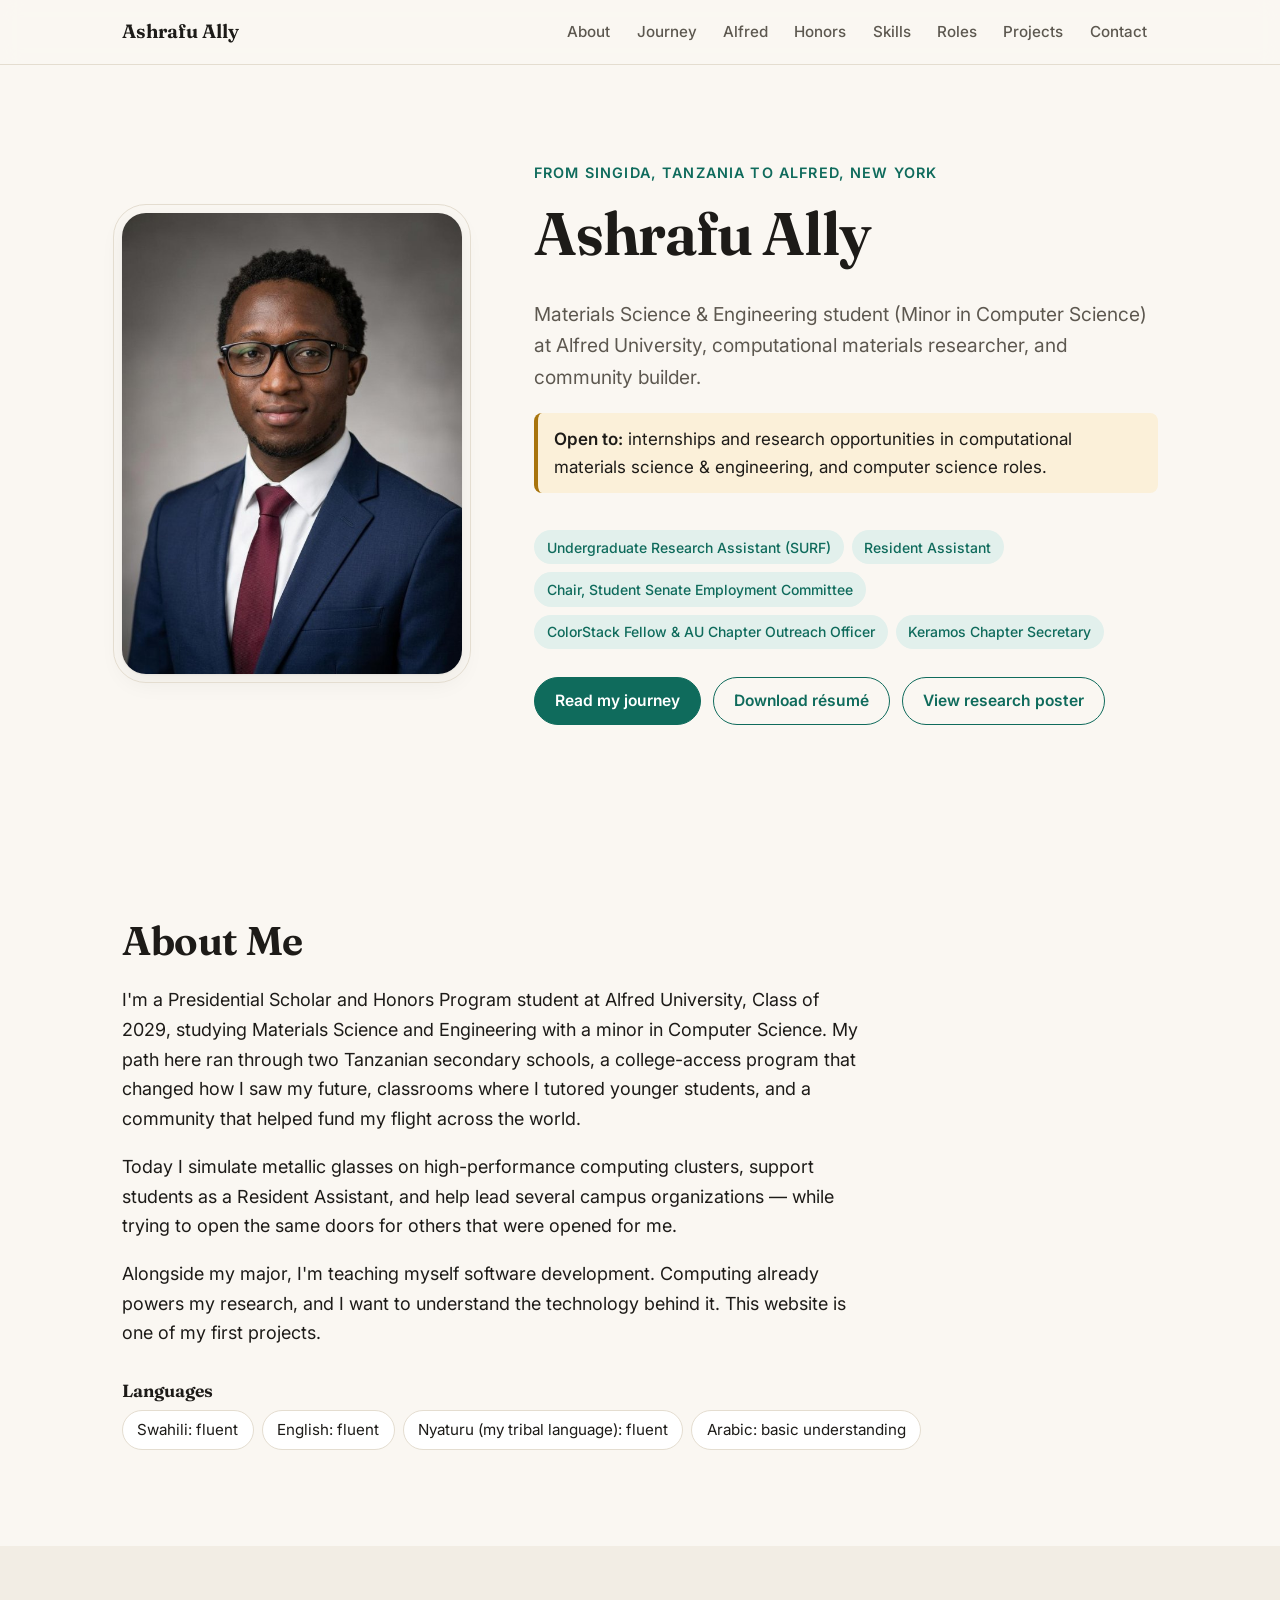
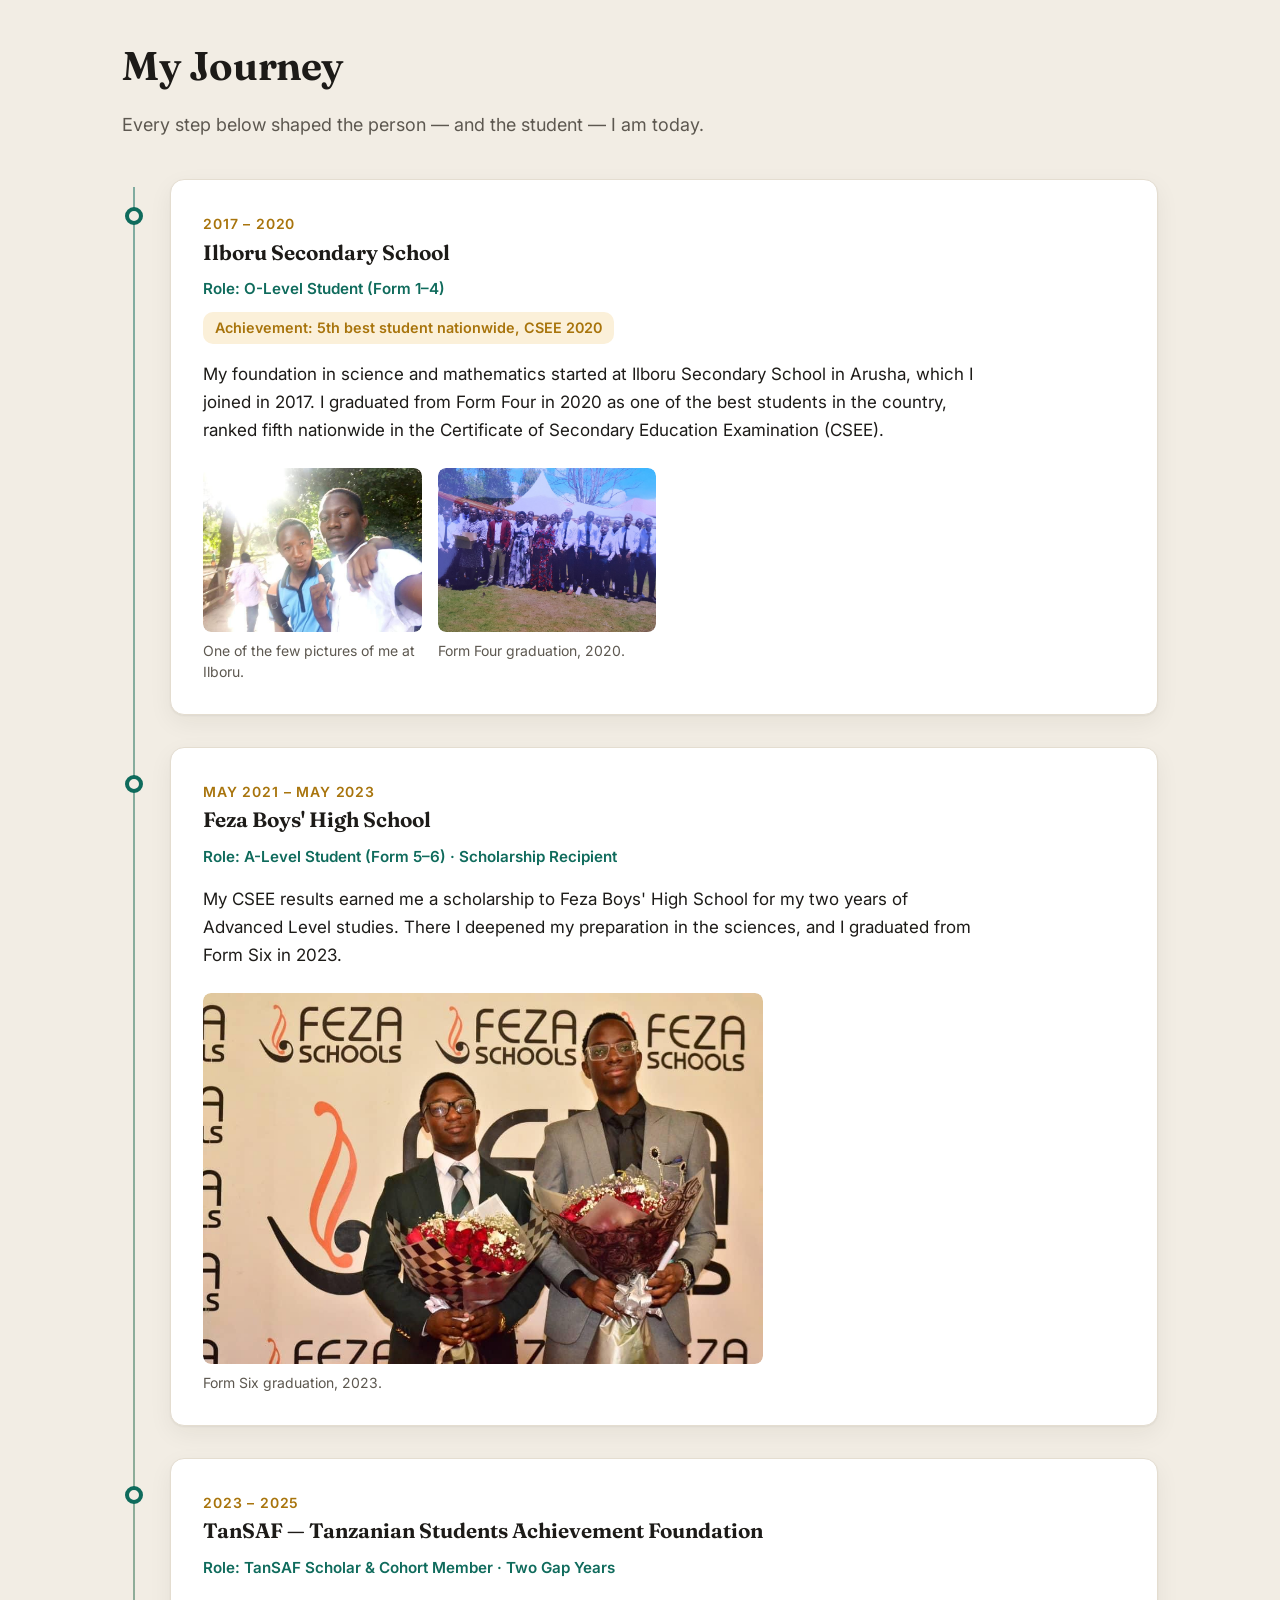
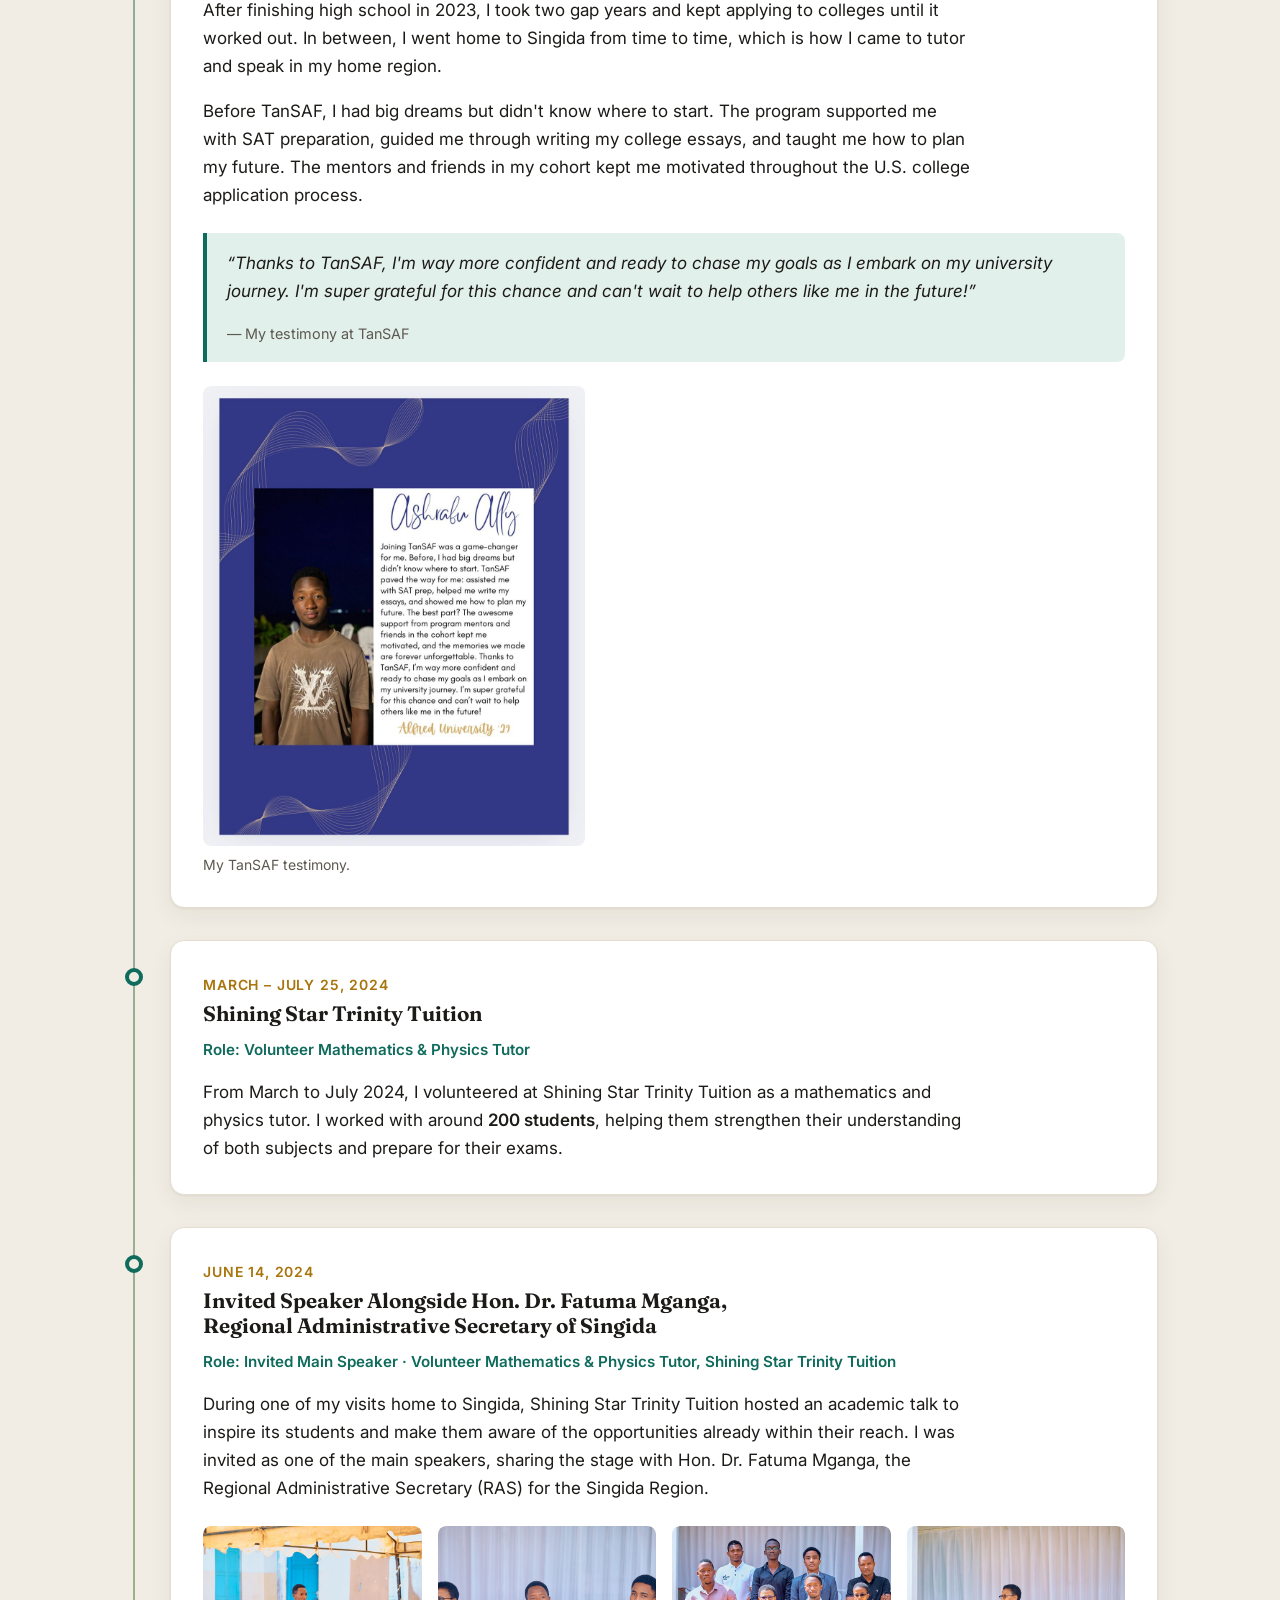
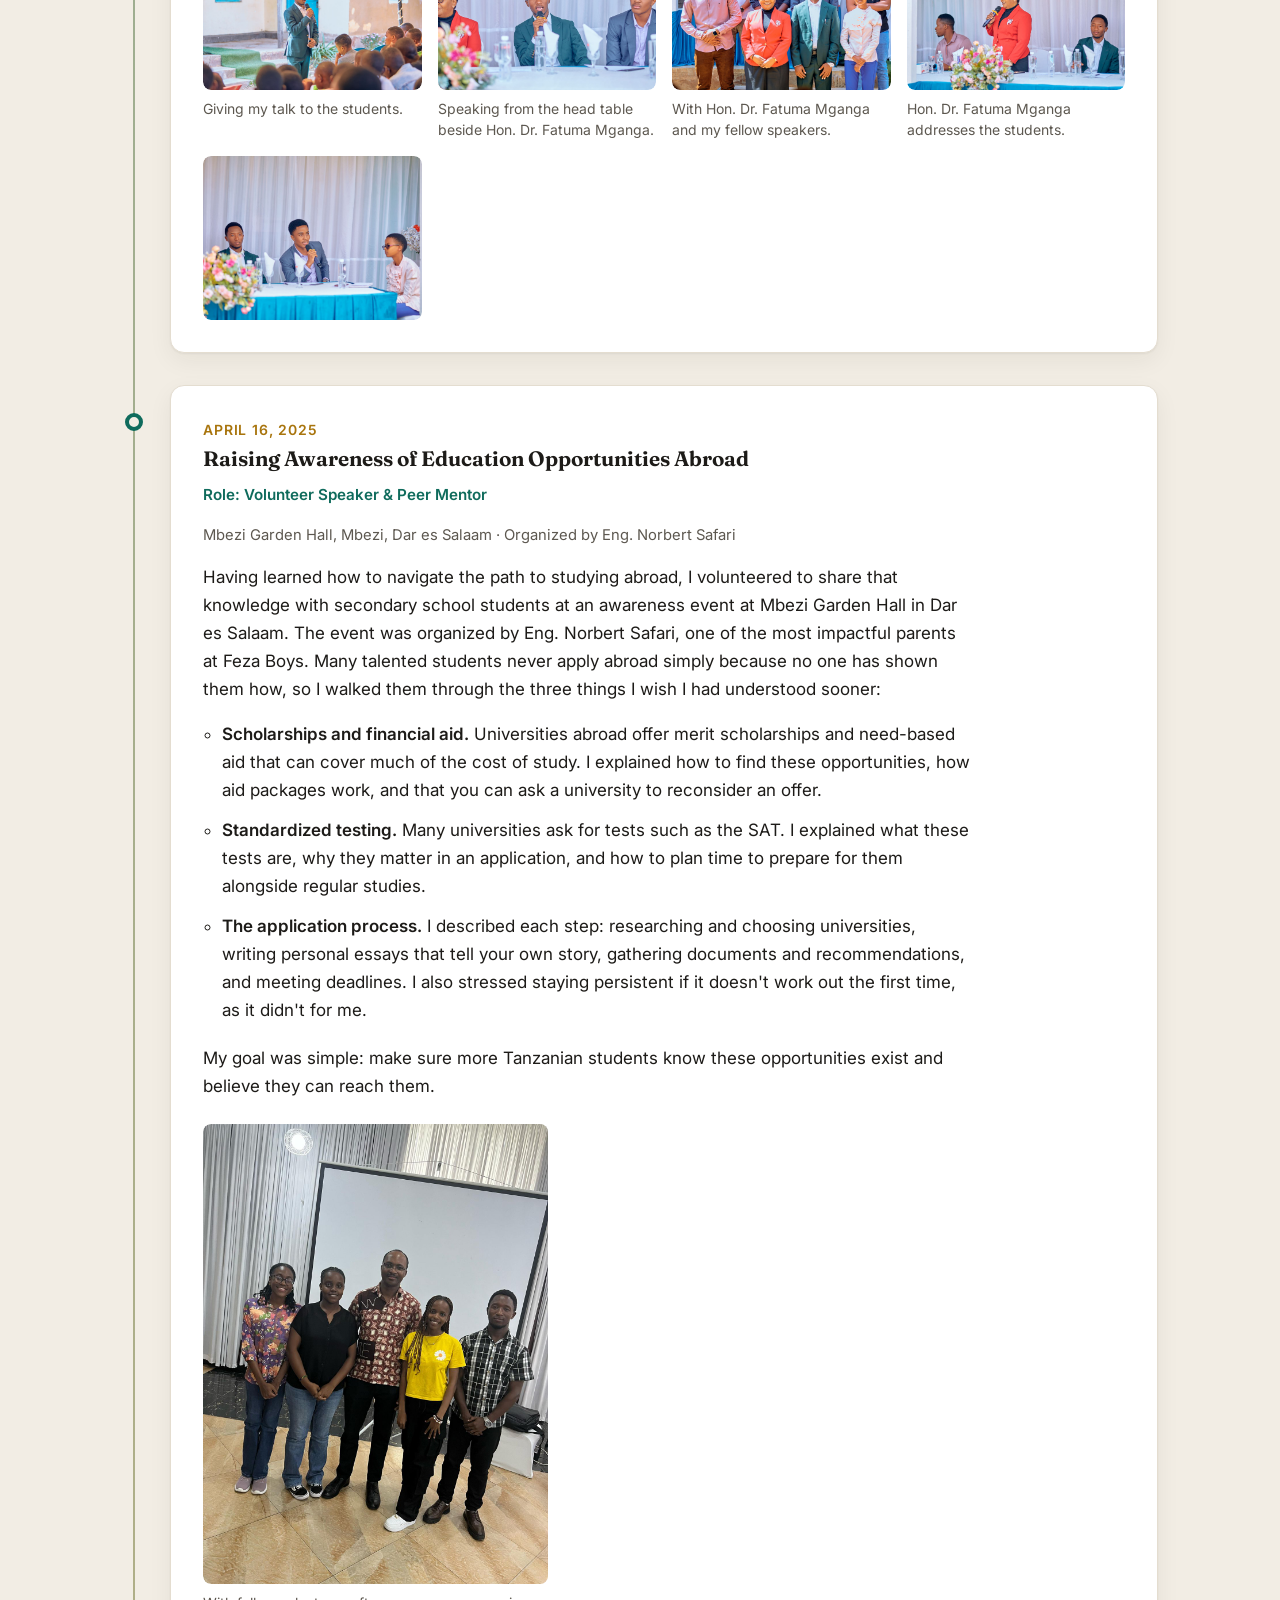
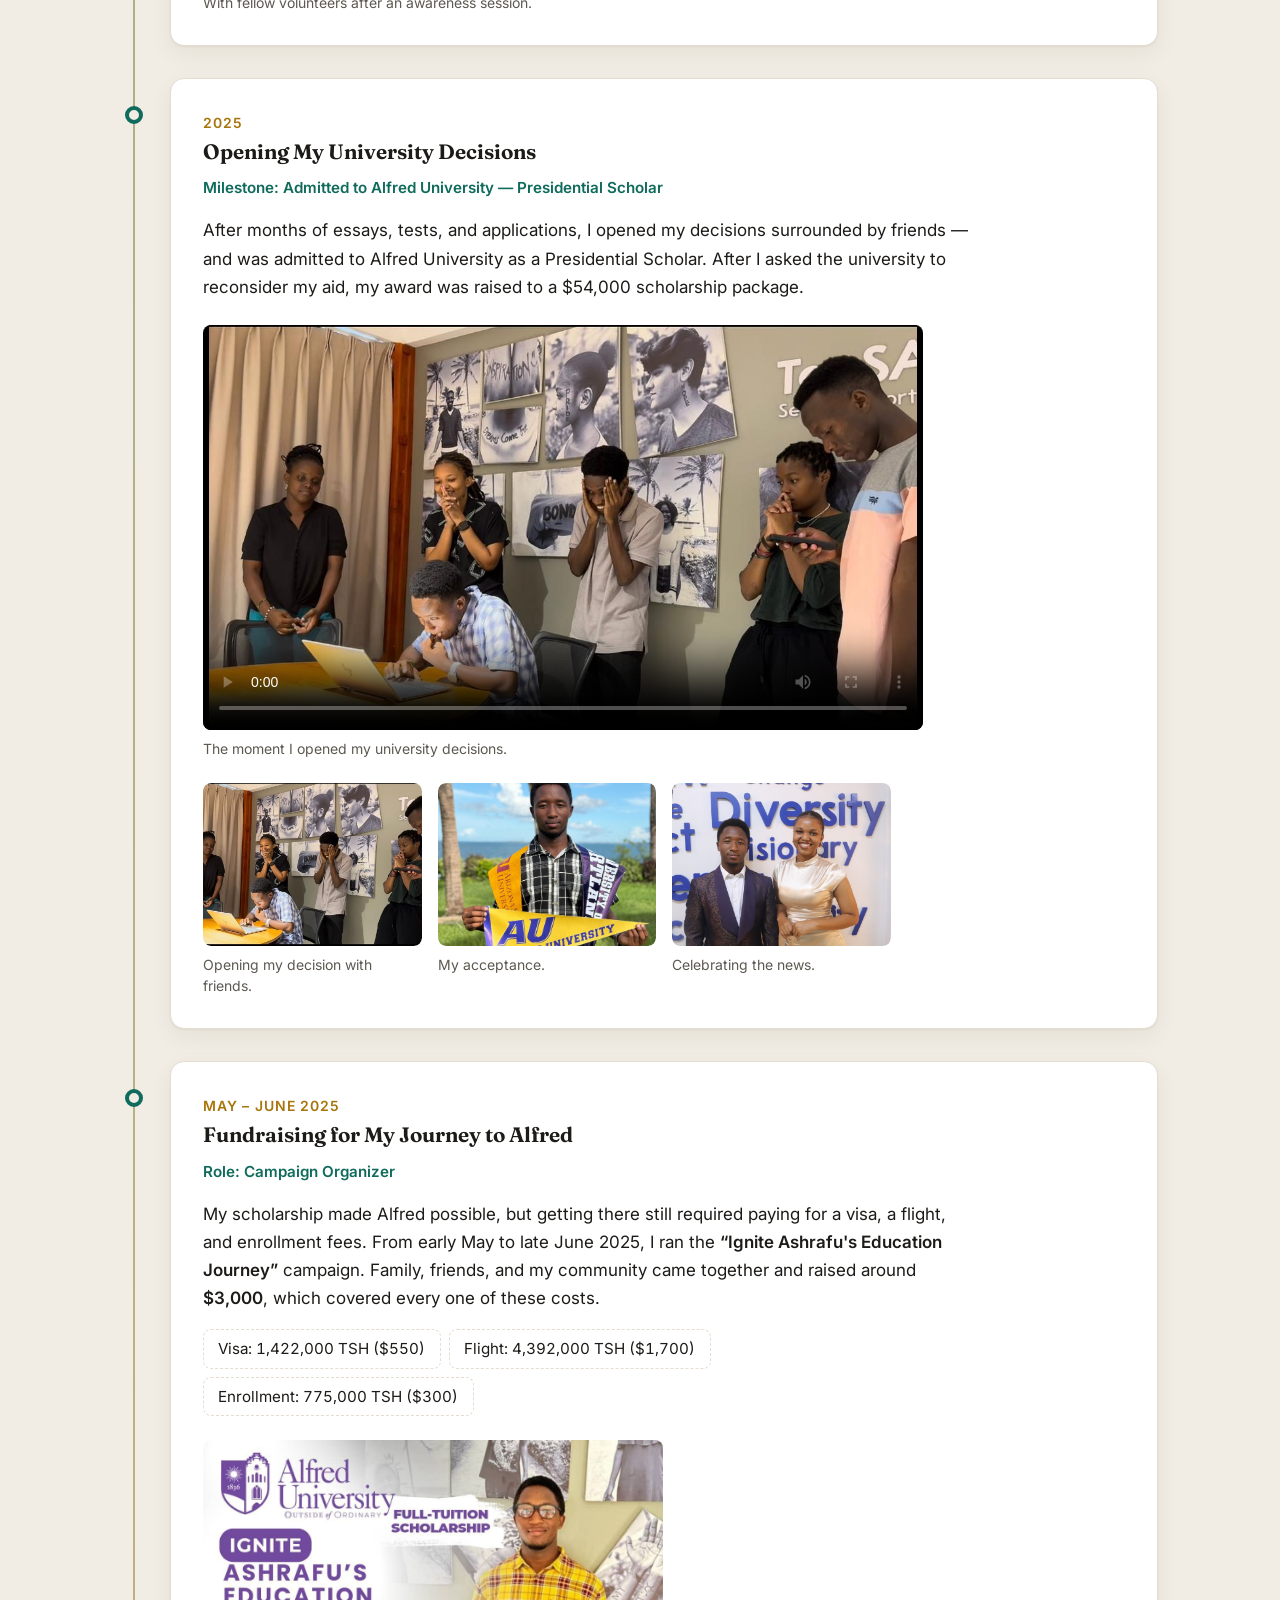
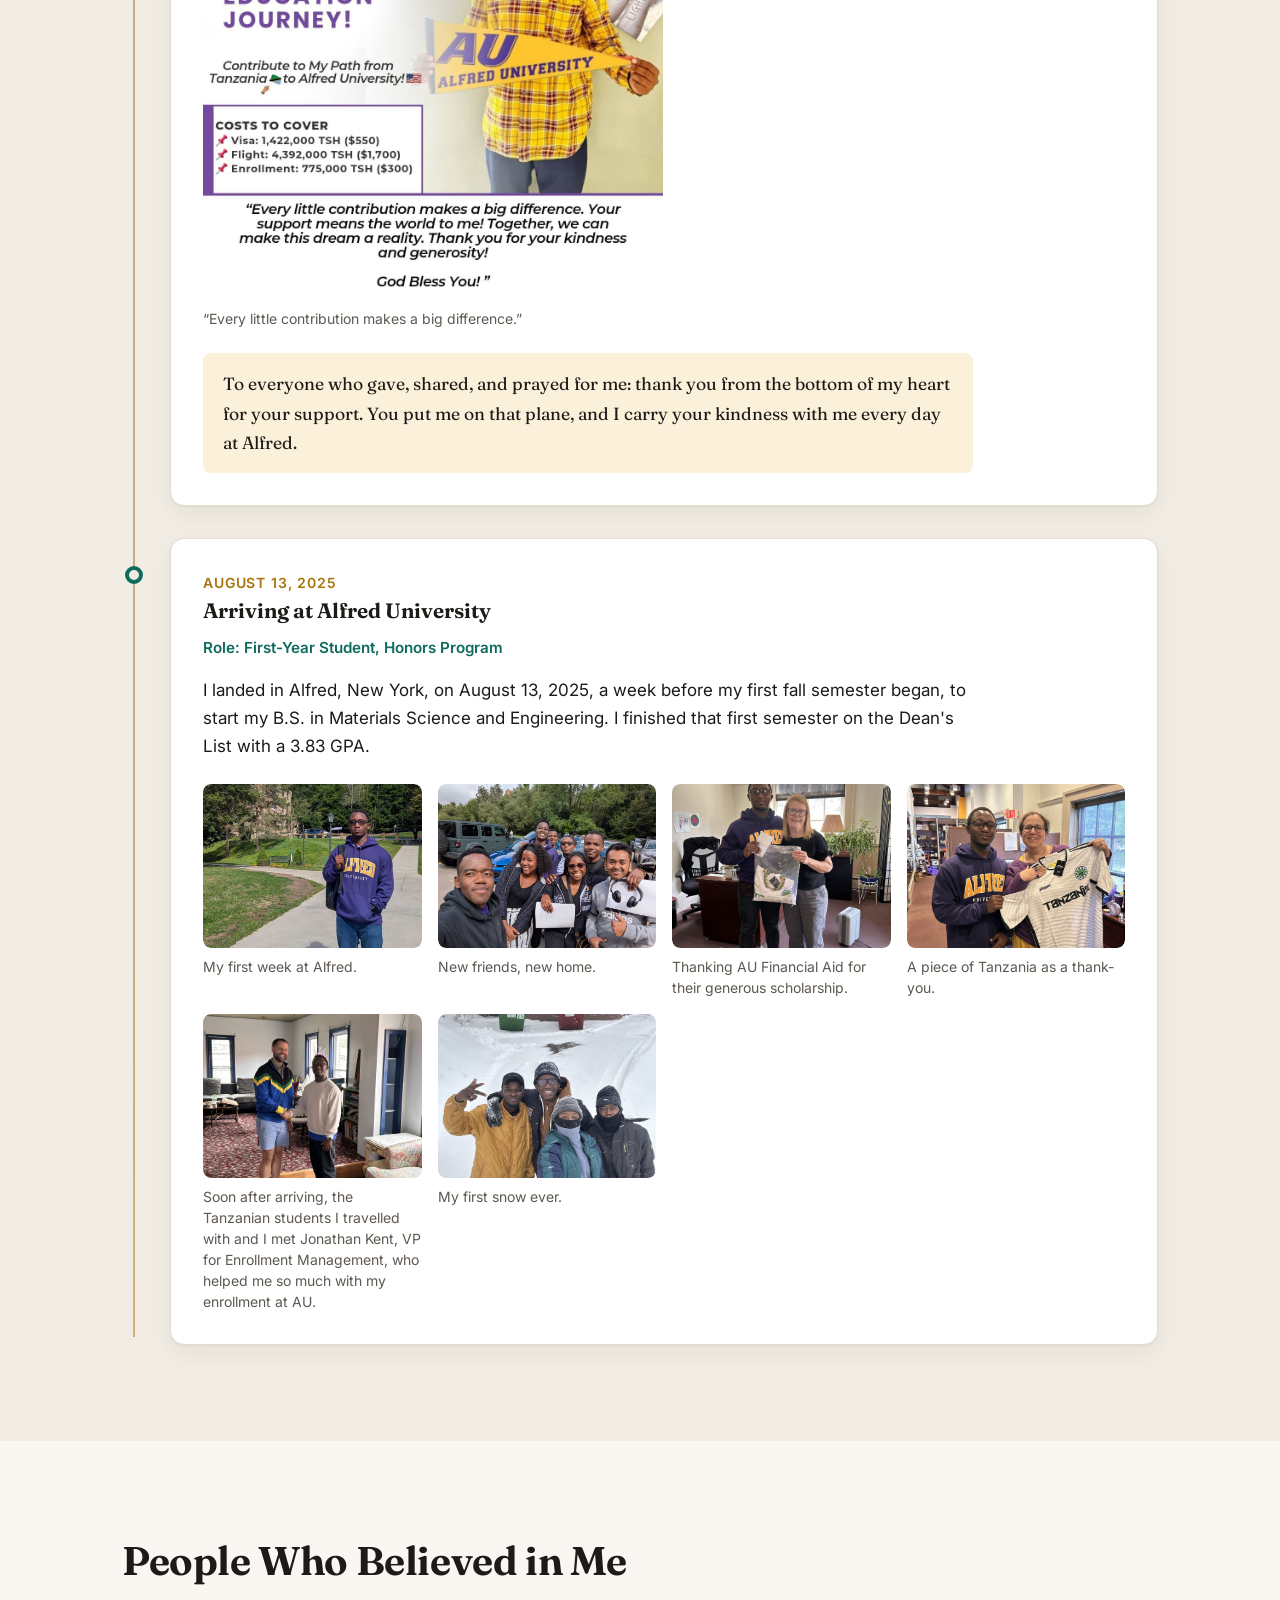
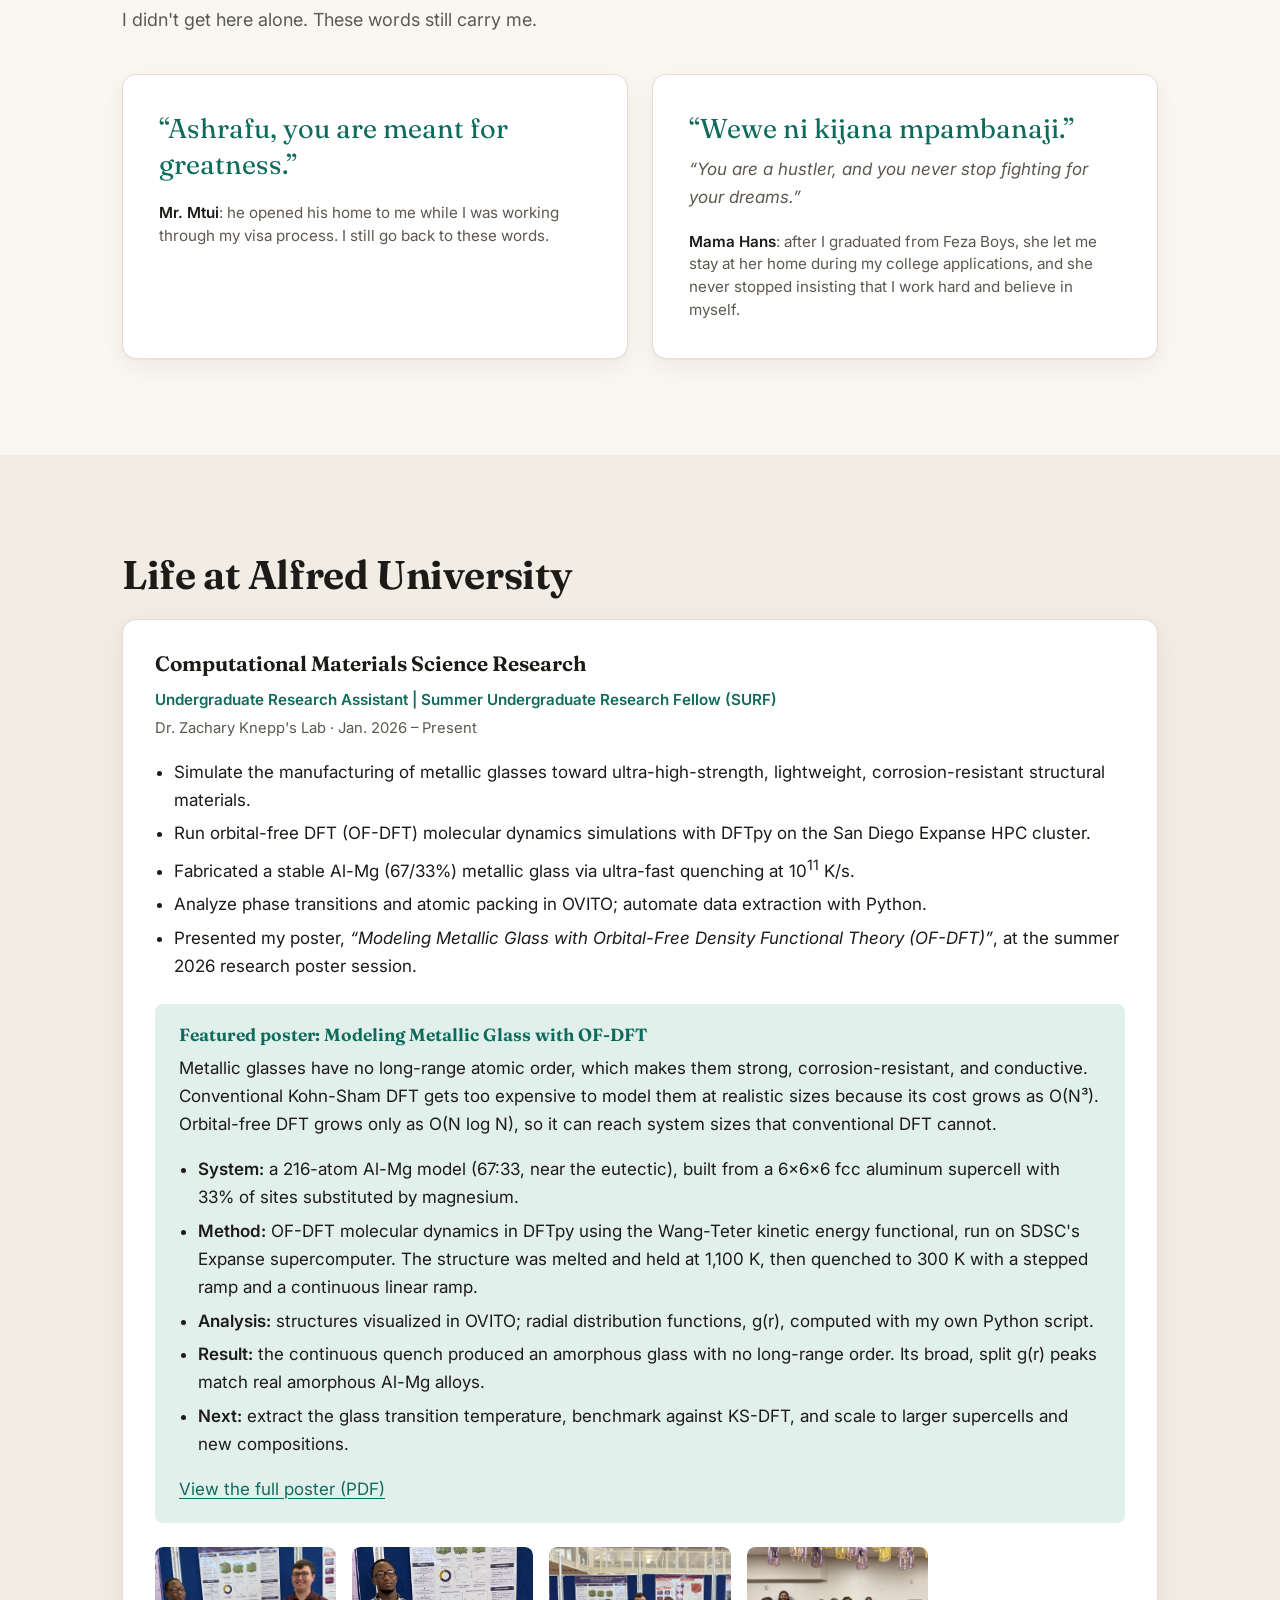
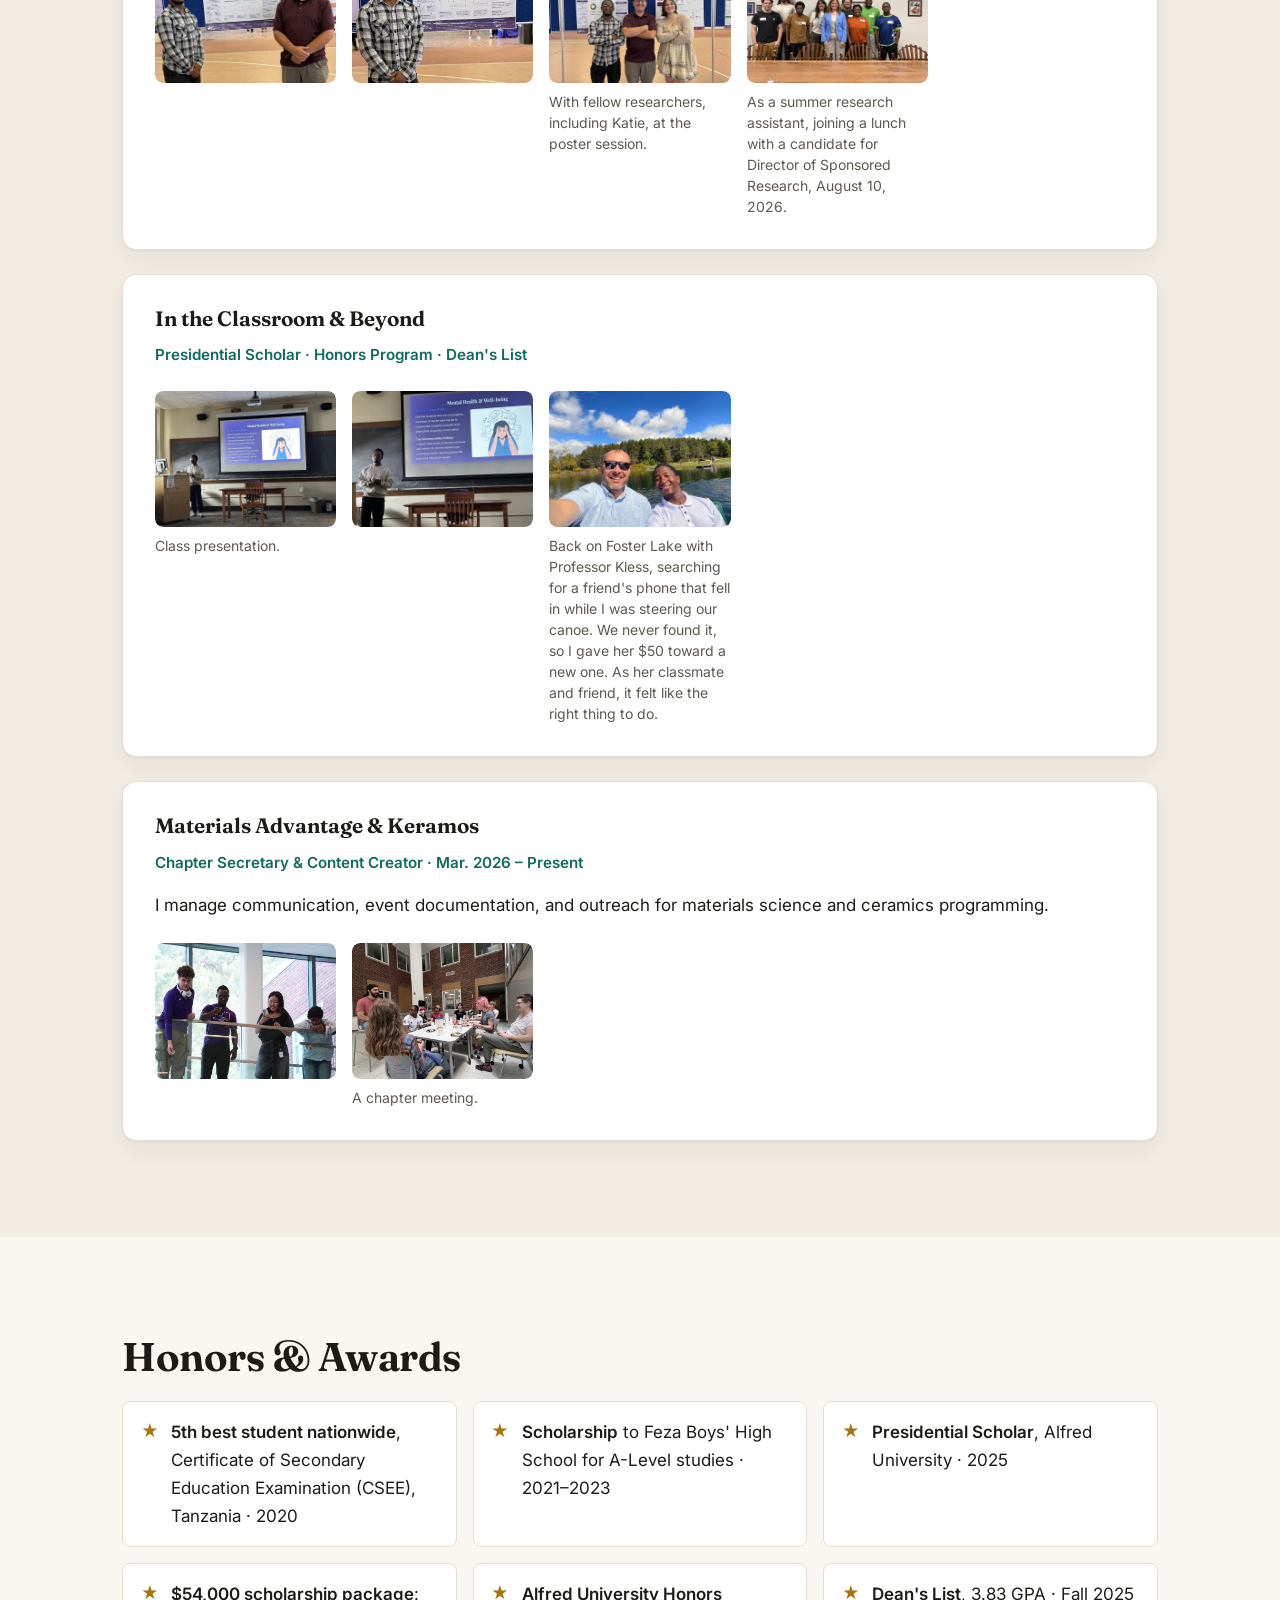
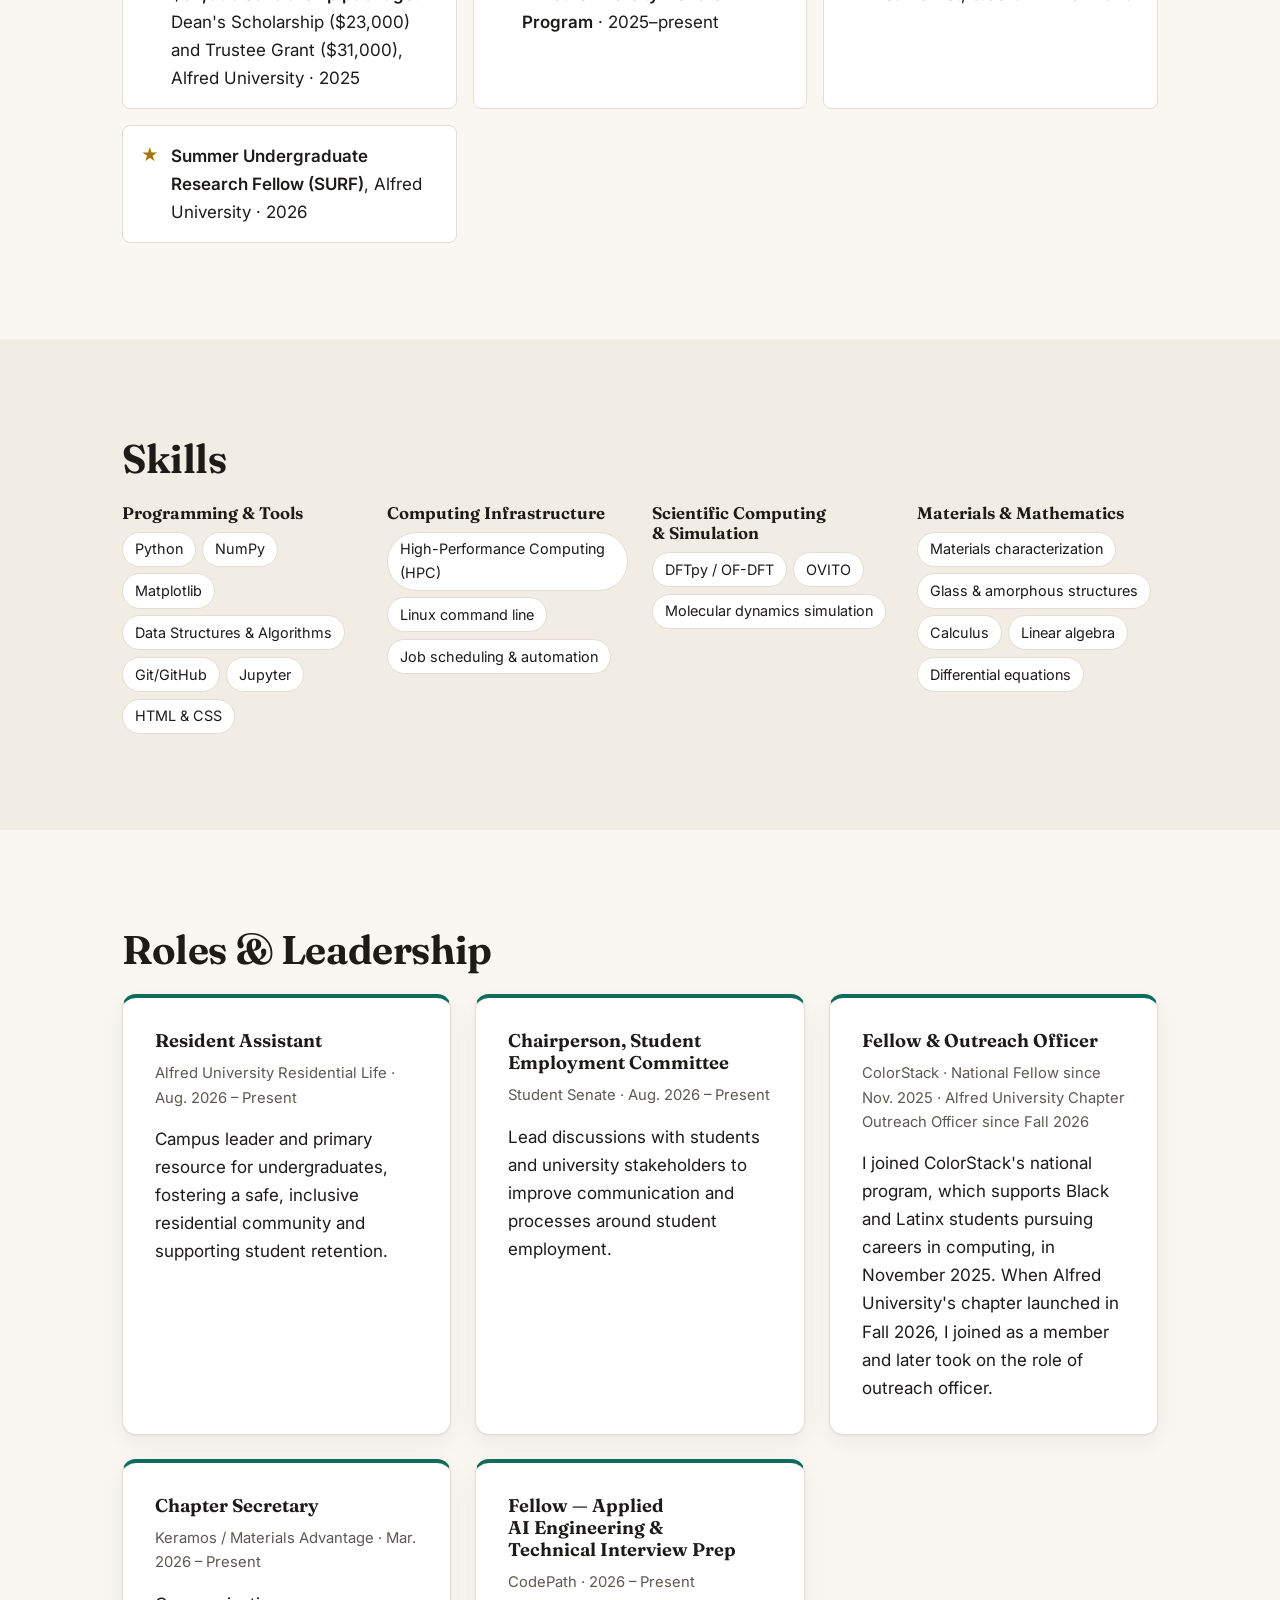
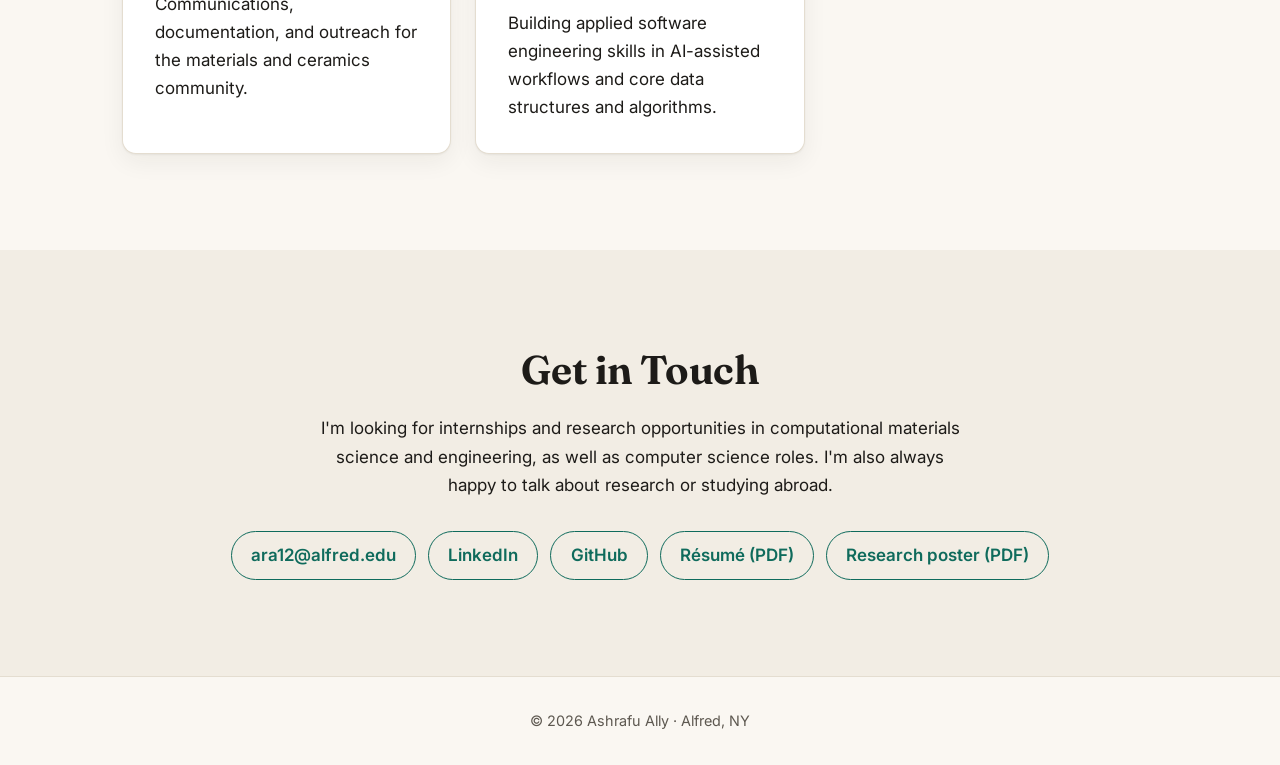
<file: index.html>
<!DOCTYPE html>
<html lang="en">
<head>
  <meta charset="UTF-8">
  <meta name="viewport" content="width=device-width, initial-scale=1.0">
  <title>Ashrafu Ally | Materials Science &amp; Engineering</title>
  <meta name="description" content="Ashrafu Ally — Materials Science and Engineering student at Alfred University. My journey from Ilboru and Feza Boys in Tanzania, through TanSAF and community volunteering, to research and leadership at Alfred University.">
  <meta name="theme-color" content="#0f6b5c">
  <script>document.documentElement.classList.add("js");</script>
  <link rel="preconnect" href="https://fonts.googleapis.com">
  <link rel="preconnect" href="https://fonts.gstatic.com" crossorigin>
  <link rel="stylesheet" href="https://fonts.googleapis.com/css2?family=Fraunces:opsz,wght@9..144,500;9..144,650&family=Inter:wght@400;500;600&display=swap">
  <link rel="stylesheet" href="css/style.css">
</head>
<body>

  <a class="skip-link" href="#main">Skip to content</a>

  <!-- ============ SITE HEADER / NAVIGATION ============ -->
  <header class="site-header">
    <nav class="site-nav" aria-label="Primary">
      <a class="brand" href="#top">Ashrafu Ally</a>
      <button class="nav-toggle" aria-expanded="false" aria-controls="nav-links">Menu</button>
      <ul id="nav-links" class="nav-links">
        <li><a href="#about">About</a></li>
        <li><a href="#journey">Journey</a></li>
        <li><a href="#alfred">Alfred</a></li>
        <li><a href="#honors">Honors</a></li>
        <li><a href="#skills">Skills</a></li>
        <li><a href="#roles">Roles</a></li>
        <li><a href="projects.html">Projects</a></li>
        <li><a href="#contact">Contact</a></li>
      </ul>
    </nav>
  </header>

  <main id="main">

    <!-- ============ HERO ============ -->
    <section id="top" class="hero" aria-labelledby="hero-title">
      <img class="hero-photo"
           src="assets/profile/headshot.jpg"
           alt="Portrait of Ashrafu Ally"
           width="590" height="800">
      <div class="hero-text">
        <p class="eyebrow">From Singida, Tanzania to Alfred, New York</p>
        <h1 id="hero-title">Ashrafu Ally</h1>
        <p class="tagline">
          Materials Science &amp; Engineering student (Minor in Computer Science) at Alfred University,
          computational materials researcher, and community builder.
        </p>
        <p class="seeking">
          <strong>Open to:</strong> internships and research opportunities in computational materials
          science &amp; engineering, and computer science roles.
        </p>
        <ul class="hero-roles" aria-label="Current roles">
          <li>Undergraduate Research Assistant (SURF)</li>
          <li>Resident Assistant</li>
          <li>Chair, Student Senate Employment Committee</li>
          <li>ColorStack Fellow &amp; AU Chapter Outreach Officer</li>
          <li>Keramos Chapter Secretary</li>
        </ul>
        <div class="hero-actions">
          <a class="btn btn-primary" href="#journey">Read my journey</a>
          <a class="btn btn-secondary" href="assets/documents/resume.pdf" target="_blank" rel="noopener">Download résumé</a>
          <a class="btn btn-secondary" href="assets/documents/Ashrafu_poster.pdf" target="_blank" rel="noopener">View research poster</a>
        </div>
      </div>
    </section>

    <!-- ============ ABOUT ============ -->
    <section id="about" class="about" aria-labelledby="about-title">
      <h2 id="about-title">About Me</h2>
      <p>
        I'm a Presidential Scholar and Honors Program student at Alfred University, Class of 2029,
        studying Materials Science and Engineering with a minor in Computer Science. My path here
        ran through two Tanzanian secondary schools, a college-access program that changed how I saw
        my future, classrooms where I tutored younger students, and a community that helped fund my
        flight across the world.
      </p>
      <p>
        Today I simulate metallic glasses on high-performance computing clusters, support students as
        a Resident Assistant, and help lead several campus organizations — while trying to open the
        same doors for others that were opened for me.
      </p>
      <p>
        Alongside my major, I'm teaching myself software development. Computing already powers my
        research, and I want to understand the technology behind it. This website is one of my
        first projects.
      </p>
      <h3>Languages</h3>
      <ul class="languages">
        <li>Swahili: fluent</li>
        <li>English: fluent</li>
        <li>Nyaturu (my tribal language): fluent</li>
        <li>Arabic: basic understanding</li>
      </ul>
    </section>

    <!-- ============ JOURNEY TIMELINE ============ -->
    <section id="journey" class="journey" aria-labelledby="journey-title">
      <h2 id="journey-title">My Journey</h2>
      <p class="section-intro">Every step below shaped the person — and the student — I am today.</p>

      <ol class="timeline">

        <!-- 1. Ilboru -->
        <li class="timeline-item" id="ilboru">
          <article>
            <header>
              <p class="timeline-date"><time datetime="2017">2017</time> – <time datetime="2020">2020</time></p>
              <h3>Ilboru Secondary School</h3>
              <p class="role">Role: O-Level Student (Form 1–4)</p>
              <p class="highlight">Achievement: 5th best student nationwide, CSEE 2020</p>
            </header>
            <p>
              My foundation in science and mathematics started at Ilboru Secondary School in Arusha,
              which I joined in 2017. I graduated from Form Four in 2020 as one of the best students
              in the country, ranked fifth nationwide in the Certificate of Secondary Education
              Examination (CSEE).
            </p>
            <div class="gallery">
              <figure>
                <img src="assets/images/web/One_of_the_few_pictures_of_me_at_Ilboru.jpg"
                     alt="Ashrafu as a student at Ilboru Secondary School" loading="lazy">
                <figcaption>One of the few pictures of me at Ilboru.</figcaption>
              </figure>
              <figure>
                <img src="assets/images/web/2020_My_form_4_graduation.jpg"
                     alt="Ashrafu at his Form Four graduation in 2020" loading="lazy">
                <figcaption>Form Four graduation, 2020.</figcaption>
              </figure>
            </div>
          </article>
        </li>

        <!-- 2. Feza Boys -->
        <li class="timeline-item" id="feza">
          <article>
            <header>
              <p class="timeline-date"><time datetime="2021-05">May 2021</time> – <time datetime="2023-05">May 2023</time></p>
              <h3>Feza Boys' High School</h3>
              <p class="role">Role: A-Level Student (Form 5–6) · Scholarship Recipient</p>
            </header>
            <p>
              My CSEE results earned me a scholarship to Feza Boys' High School for my two years
              of Advanced Level studies. There I deepened my preparation in the sciences, and I
              graduated from Form Six in 2023.
            </p>
            <figure>
              <img src="assets/images/web/2023_My_Form_6_graduation.jpg"
                   alt="Ashrafu at his Form Six graduation in 2023" loading="lazy">
              <figcaption>Form Six graduation, 2023.</figcaption>
            </figure>
          </article>
        </li>

        <!-- 3. TanSAF -->
        <li class="timeline-item" id="tansaf">
          <article>
            <header>
              <p class="timeline-date"><time datetime="2023">2023</time> – <time datetime="2025">2025</time></p>
              <h3>TanSAF — Tanzanian Students Achievement Foundation</h3>
              <p class="role">Role: TanSAF Scholar &amp; Cohort Member · Two Gap Years</p>
            </header>
            <p>
              After finishing high school in 2023, I took two gap years and kept applying to colleges
              until it worked out. In between, I went home to Singida from time to time, which is
              how I came to tutor and speak in my home region.
            </p>
            <p>
              Before TanSAF, I had big dreams but didn't know where to start. The program supported me
              with SAT preparation, guided me through writing my college essays, and taught me how to
              plan my future. The mentors and friends in my cohort kept me motivated throughout the
              U.S. college application process.
            </p>
            <blockquote class="testimonial">
              <p>“Thanks to TanSAF, I'm way more confident and ready to chase my goals as I embark on my
              university journey. I'm super grateful for this chance and can't wait to help others like
              me in the future!”</p>
              <footer>— My testimony at TanSAF</footer>
            </blockquote>
            <figure>
              <img src="assets/images/web/testimonies_at_TanSAF.jpg"
                   alt="TanSAF testimony card featuring Ashrafu Ally, Alfred University class of 2029" loading="lazy">
              <figcaption>My TanSAF testimony.</figcaption>
            </figure>
          </article>
        </li>

        <!-- 4. Shining Star Trinity Tuition -->
        <li class="timeline-item" id="shining-star">
          <article>
            <header>
              <p class="timeline-date"><time datetime="2024-03">March</time> – <time datetime="2024-07-25">July 25, 2024</time></p>
              <h3>Shining Star Trinity Tuition</h3>
              <p class="role">Role: Volunteer Mathematics &amp; Physics Tutor</p>
            </header>
            <p>
              From March to July 2024, I volunteered at Shining Star Trinity Tuition as a
              mathematics and physics tutor. I worked with around <strong>200 students</strong>, helping
              them strengthen their understanding of both subjects and prepare for their exams.
            </p>
          </article>
        </li>

        <!-- 5. Academic talk with the RAS of Singida -->
        <li class="timeline-item" id="ras-singida">
          <article>
            <header>
              <p class="timeline-date"><time datetime="2024-06-14">June 14, 2024</time></p>
              <h3>Invited Speaker Alongside Hon. Dr. Fatuma Mganga, Regional Administrative Secretary of Singida</h3>
              <p class="role">Role: Invited Main Speaker · Volunteer Mathematics &amp; Physics Tutor, Shining Star Trinity Tuition</p>
            </header>
            <p>
              During one of my visits home to Singida, Shining Star Trinity Tuition hosted an academic talk to inspire its students and make
              them aware of the opportunities already within their reach. I was invited as one of the
              main speakers, sharing the stage with Hon. Dr. Fatuma Mganga, the Regional
              Administrative Secretary (RAS) for the Singida Region.
            </p>
            <div class="gallery">
              <figure>
                <img src="assets/images/web/shining_star_trinity.jpg"
                     alt="Ashrafu, in a green suit, speaking into a microphone to students seated under a tent" loading="lazy">
                <figcaption>Giving my talk to the students.</figcaption>
              </figure>
              <figure>
                <img src="assets/images/web/shining_star_trinity_tuition3.jpg"
                     alt="Ashrafu, in a green suit, speaking at the head table beside Hon. Dr. Fatuma Mganga" loading="lazy">
                <figcaption>Speaking from the head table beside Hon. Dr. Fatuma Mganga.</figcaption>
              </figure>
              <figure>
                <img src="assets/images/web/Shining_star_trinity_tuition.jpg"
                     alt="Group photo of the talk's speakers, with Ashrafu in a green suit beside Hon. Dr. Fatuma Mganga in a red coat in the front row" loading="lazy">
                <figcaption>With Hon. Dr. Fatuma Mganga and my fellow speakers.</figcaption>
              </figure>
              <figure>
                <img src="assets/images/web/shining_star_trinity_tuition1.jpg"
                     alt="Hon. Dr. Fatuma Mganga, in a red coat, addressing students from the head table while Ashrafu sits beside her" loading="lazy">
                <figcaption>Hon. Dr. Fatuma Mganga addresses the students.</figcaption>
              </figure>
              <figure>
                <img src="assets/images/web/shining_star_trinity_tuition2.jpg"
                     alt="A fellow speaker in a grey suit addressing students at the head table, with Ashrafu seated to the left" loading="lazy">
              </figure>
            </div>
          </article>
        </li>

        <!-- 6. Awareness volunteering -->
        <li class="timeline-item" id="awareness">
          <article>
            <header>
              <p class="timeline-date"><time datetime="2025-04-16">April 16, 2025</time></p>
              <h3>Raising Awareness of Education Opportunities Abroad</h3>
              <p class="role">Role: Volunteer Speaker &amp; Peer Mentor</p>
            </header>
            <p class="meta">Mbezi Garden Hall, Mbezi, Dar es Salaam · Organized by Eng. Norbert Safari</p>
            <p>
              Having learned how to navigate the path to studying abroad, I volunteered to share that
              knowledge with secondary school students at an awareness event at Mbezi Garden Hall in
              Dar es Salaam. The event was organized by Eng. Norbert Safari, one of the most impactful
              parents at Feza Boys. Many talented students never apply abroad simply because no one
              has shown them how, so I walked them through the three things I wish I had understood
              sooner:
            </p>
            <ul class="talk-points">
              <li>
                <strong>Scholarships and financial aid.</strong> Universities abroad offer merit
                scholarships and need-based aid that can cover much of the cost of study. I explained
                how to find these opportunities, how aid packages work, and that you can ask a
                university to reconsider an offer.
              </li>
              <li>
                <strong>Standardized testing.</strong> Many universities ask for tests such as the SAT.
                I explained what these tests are, why they matter in an application, and how to plan
                time to prepare for them alongside regular studies.
              </li>
              <li>
                <strong>The application process.</strong> I described each step: researching and
                choosing universities, writing personal essays that tell your own story, gathering
                documents and recommendations, and meeting deadlines. I also stressed staying
                persistent if it doesn't work out the first time, as it didn't for me.
              </li>
            </ul>
            <p>
              My goal was simple: make sure more Tanzanian students know these opportunities exist
              and believe they can reach them.
            </p>
            <figure>
              <img src="assets/images/web/volunteer_for_educating_secondary_school_students_about_opportunities_abroad.jpg"
                   alt="Ashrafu with fellow volunteers after an awareness session for secondary school students" loading="lazy">
              <figcaption>With fellow volunteers after an awareness session.</figcaption>
            </figure>
          </article>
        </li>

        <!-- 7. Acceptance -->
        <li class="timeline-item" id="acceptance">
          <article>
            <header>
              <p class="timeline-date"><time datetime="2025">2025</time></p>
              <h3>Opening My University Decisions</h3>
              <p class="role">Milestone: Admitted to Alfred University — Presidential Scholar</p>
            </header>
            <p>
              After months of essays, tests, and applications, I opened my decisions surrounded by
              friends — and was admitted to Alfred University as a Presidential Scholar. After I asked
              the university to reconsider my aid, my award was raised to a $54,000 scholarship
              package.
            </p>
            <figure class="video">
              <video controls preload="metadata" playsinline
                     poster="assets/images/web/opening_my_college_decision_with_my_friends.jpg">
                <source src="assets/videos/opening_my_university_decisions.mp4" type="video/mp4">
                Your browser does not support embedded video.
                <a href="assets/videos/opening_my_university_decisions.mp4">Download the video</a>.
              </video>
              <figcaption>The moment I opened my university decisions.</figcaption>
            </figure>
            <div class="gallery">
              <figure>
                <img src="assets/images/web/opening_my_college_decision_with_my_friends.jpg"
                     alt="Ashrafu opening his college decision with friends" loading="lazy">
                <figcaption>Opening my decision with friends.</figcaption>
              </figure>
              <figure>
                <img src="assets/images/web/My_universities_acceptance.jpg"
                     alt="Ashrafu's university acceptance" loading="lazy">
                <figcaption>My acceptance.</figcaption>
              </figure>
              <figure>
                <img src="assets/images/web/Celebrating_university_acceptance.jpg"
                     alt="Ashrafu celebrating his university acceptance" loading="lazy">
                <figcaption>Celebrating the news.</figcaption>
              </figure>
            </div>
          </article>
        </li>

        <!-- 8. Fundraising -->
        <li class="timeline-item" id="fundraising">
          <article>
            <header>
              <p class="timeline-date"><time datetime="2025-05">May</time> – <time datetime="2025-06">June 2025</time></p>
              <h3>Fundraising for My Journey to Alfred</h3>
              <p class="role">Role: Campaign Organizer</p>
            </header>
            <p>
              My scholarship made Alfred possible, but getting there still required paying for a visa,
              a flight, and enrollment fees. From early May to late June 2025, I ran the
              <strong>“Ignite Ashrafu's Education Journey”</strong> campaign. Family, friends, and my
              community came together and raised around <strong>$3,000</strong>, which covered every
              one of these costs.
            </p>
            <ul class="cost-list">
              <li>Visa: 1,422,000 TSH ($550)</li>
              <li>Flight: 4,392,000 TSH ($1,700)</li>
              <li>Enrollment: 775,000 TSH ($300)</li>
            </ul>
            <figure>
              <img src="assets/images/web/Fundraising_for_my_college_journey.jpg"
                   alt="Fundraising flyer: Ignite Ashrafu's Education Journey, from Tanzania to Alfred University" loading="lazy">
              <figcaption>“Every little contribution makes a big difference.”</figcaption>
            </figure>
            <p class="thank-you">
              To everyone who gave, shared, and prayed for me: thank you from the bottom of my heart
              for your support. You put me on that plane, and I carry your kindness with me
              every day at Alfred.
            </p>
          </article>
        </li>

        <!-- 9. Arriving at Alfred -->
        <li class="timeline-item" id="arrival">
          <article>
            <header>
              <p class="timeline-date"><time datetime="2025-08-13">August 13, 2025</time></p>
              <h3>Arriving at Alfred University</h3>
              <p class="role">Role: First-Year Student, Honors Program</p>
            </header>
            <p>
              I landed in Alfred, New York, on August 13, 2025, a week before my first fall semester
              began, to start my B.S. in Materials Science and Engineering. I finished that first semester on the Dean's List with a 3.83 GPA.
            </p>
            <div class="gallery">
              <figure>
                <img src="assets/images/web/My_first_week_at_Alfred.jpg"
                     alt="Ashrafu during his first week at Alfred University" loading="lazy">
                <figcaption>My first week at Alfred.</figcaption>
              </figure>
              <figure>
                <img src="assets/images/web/My_friends_at_Alfred.jpg"
                     alt="Ashrafu with friends at Alfred University" loading="lazy">
                <figcaption>New friends, new home.</figcaption>
              </figure>
              <figure>
                <img src="assets/images/web/Handing_gifts_to_AU_fin_aid_for_their_generous_scholarship.jpg"
                     alt="Ashrafu handing gifts to the Alfred University Financial Aid office" loading="lazy">
                <figcaption>Thanking AU Financial Aid for their generous scholarship.</figcaption>
              </figure>
              <figure>
                <img src="assets/images/web/handing_gifts_thanking_AU.jpg"
                     alt="Ashrafu presenting a Tanzania football jersey as a thank-you gift to an Alfred University staff member" loading="lazy">
                <figcaption>A piece of Tanzania as a thank-you.</figcaption>
              </figure>
              <figure>
                <img src="assets/images/web/Meeting_Jonathan_kent.jpg"
                     alt="Ashrafu shaking hands with Jonathan Kent, Vice President for Enrollment Management at Alfred University, after arriving on campus" loading="lazy">
                <figcaption>Soon after arriving, the Tanzanian students I travelled with and I met Jonathan Kent, VP for Enrollment Management, who helped me so much with my enrollment at AU.</figcaption>
              </figure>
              <figure>
                <img src="assets/images/web/My_first_snow_ever.jpg"
                     alt="Ashrafu experiencing snow for the first time" loading="lazy">
                <figcaption>My first snow ever.</figcaption>
              </figure>
            </div>
          </article>
        </li>

      </ol>
    </section>

    <!-- ============ PEOPLE WHO BELIEVED IN ME ============ -->
    <section id="believers" class="believers" aria-labelledby="believers-title">
      <h2 id="believers-title">People Who Believed in Me</h2>
      <p class="section-intro">I didn't get here alone. These words still carry me.</p>
      <div class="quote-grid">
        <figure class="quote-card">
          <blockquote>
            <p>“Ashrafu, you are meant for greatness.”</p>
          </blockquote>
          <figcaption>
            <strong>Mr. Mtui</strong>: he opened his home to me while I was working through my
            visa process. I still go back to these words.
          </figcaption>
        </figure>
        <figure class="quote-card">
          <blockquote>
            <p lang="sw">“Wewe ni kijana mpambanaji.”</p>
            <p class="translation">“You are a hustler, and you never stop fighting for your dreams.”</p>
          </blockquote>
          <figcaption>
            <strong>Mama Hans</strong>: after I graduated from Feza Boys, she let me stay at her
            home during my college applications, and she never stopped insisting that I work hard
            and believe in myself.
          </figcaption>
        </figure>
      </div>
    </section>

    <!-- ============ LIFE AT ALFRED ============ -->
    <section id="alfred" class="alfred" aria-labelledby="alfred-title">
      <h2 id="alfred-title">Life at Alfred University</h2>

      <!-- Research -->
      <article class="card" id="research">
        <header>
          <h3>Computational Materials Science Research</h3>
          <p class="role">Undergraduate Research Assistant | Summer Undergraduate Research Fellow (SURF)</p>
          <p class="meta">Dr. Zachary Knepp's Lab · Jan. 2026 – Present</p>
        </header>
        <ul>
          <li>Simulate the manufacturing of metallic glasses toward ultra-high-strength, lightweight,
              corrosion-resistant structural materials.</li>
          <li>Run orbital-free DFT (OF-DFT) molecular dynamics simulations with DFTpy on the San Diego Expanse HPC cluster.</li>
          <li>Fabricated a stable Al-Mg (67/33%) metallic glass via ultra-fast quenching at
              10<sup>11</sup>&nbsp;K/s.</li>
          <li>Analyze phase transitions and atomic packing in OVITO; automate data extraction with Python.</li>
          <li>Presented my poster, <em>“Modeling Metallic Glass with Orbital-Free Density Functional
              Theory (OF-DFT)”</em>, at the summer 2026 research poster session.</li>
        </ul>
        <section class="poster-summary" aria-labelledby="poster-title">
          <h4 id="poster-title">Featured poster: Modeling Metallic Glass with OF-DFT</h4>
          <p>
            Metallic glasses have no long-range atomic order, which makes them strong,
            corrosion-resistant, and conductive. Conventional Kohn-Sham DFT gets too expensive
            to model them at realistic sizes because its cost grows as O(N³). Orbital-free DFT
            grows only as O(N log N), so it can reach system sizes that conventional DFT cannot.
          </p>
          <ul>
            <li><strong>System:</strong> a 216-atom Al-Mg model (67:33, near the eutectic), built from a
                6×6×6 fcc aluminum supercell with 33% of sites substituted by magnesium.</li>
            <li><strong>Method:</strong> OF-DFT molecular dynamics in DFTpy using the Wang-Teter kinetic
                energy functional, run on SDSC's Expanse supercomputer. The structure was melted and held at
                1,100 K, then quenched to 300 K with a stepped ramp and a continuous linear ramp.</li>
            <li><strong>Analysis:</strong> structures visualized in OVITO; radial distribution functions,
                g(r), computed with my own Python script.</li>
            <li><strong>Result:</strong> the continuous quench produced an amorphous glass with no
                long-range order. Its broad, split g(r) peaks match real amorphous Al-Mg alloys.</li>
            <li><strong>Next:</strong> extract the glass transition temperature, benchmark against
                KS-DFT, and scale to larger supercells and new compositions.</li>
          </ul>
          <p><a href="assets/documents/Ashrafu_poster.pdf" target="_blank" rel="noopener">View the full poster (PDF)</a></p>
        </section>
        <div class="gallery">
          <figure>
            <img src="assets/images/web/summer_26_research.jpg"
                 alt="Ashrafu during summer 2026 research" loading="lazy">
          </figure>
          <figure>
            <img src="assets/images/web/Summer_26_research1.jpg"
                 alt="Ashrafu presenting summer 2026 research" loading="lazy">
          </figure>
          <figure>
            <img src="assets/images/web/summer_26_research_with_Katie.jpg"
                 alt="Ashrafu with two fellow student researchers in front of research posters, including his poster on modeling metallic glass with OF-DFT" loading="lazy">
            <figcaption>With fellow researchers, including Katie, at the poster session.</figcaption>
          </figure>
          <figure>
            <img src="assets/images/web/IMG_0858.jpg"
                 alt="Ashrafu with other students and a candidate for Director of Sponsored Research at a lunch" loading="lazy">
            <figcaption>As a summer research assistant, joining a lunch with a candidate for Director of Sponsored Research, <time datetime="2026-08-10">August 10, 2026</time>.</figcaption>
          </figure>
        </div>
      </article>

      <!-- Academics -->
      <article class="card" id="academics">
        <header>
          <h3>In the Classroom &amp; Beyond</h3>
          <p class="role">Presidential Scholar · Honors Program · Dean's List</p>
        </header>
        <div class="gallery">
          <figure>
            <img src="assets/images/web/Class_presentation.jpg"
                 alt="Ashrafu giving a class presentation" loading="lazy">
            <figcaption>Class presentation.</figcaption>
          </figure>
          <figure>
            <img src="assets/images/web/Class_presentation1.jpg"
                 alt="Ashrafu giving a class presentation" loading="lazy">
          </figure>
          <figure>
            <img src="assets/images/web/Professor_Kless_at_Foster_lake.jpg"
                 alt="Ashrafu and Professor Kless smiling in a selfie on a boat on Foster Lake on a sunny day" loading="lazy">
            <figcaption>Back on Foster Lake with Professor Kless, searching for a friend's phone that fell in while I was steering our canoe. We never found it, so I gave her $50 toward a new one. As her classmate and friend, it felt like the right thing to do.</figcaption>
          </figure>
        </div>
      </article>

      <!-- Materials Advantage & Keramos -->
      <article class="card" id="keramos">
        <header>
          <h3>Materials Advantage &amp; Keramos</h3>
          <p class="role">Chapter Secretary &amp; Content Creator · Mar. 2026 – Present</p>
        </header>
        <p>
          I manage communication, event documentation, and outreach for materials science and
          ceramics programming.
        </p>
                <div class="gallery">
          <figure>
            <img src="assets/images/web/AU_MA_and_Keramos_club1.jpg"
                 alt="Members of Alfred University's Materials Advantage and Keramos chapter" loading="lazy">
          </figure>
          <figure>
            <img src="assets/images/web/AU_MA_and_Keramos_club.jpg"
                 alt="Materials Advantage and Keramos members meeting around a table" loading="lazy">
            <figcaption>A chapter meeting.</figcaption>
          </figure>
        </div>
      </article>
    </section>

    <!-- ============ HONORS & AWARDS ============ -->
    <section id="honors" class="honors" aria-labelledby="honors-title">
      <h2 id="honors-title">Honors &amp; Awards</h2>
      <ul class="honors-list">
        <li><strong>5th best student nationwide</strong>, Certificate of Secondary Education Examination (CSEE), Tanzania · 2020</li>
        <li><strong>Scholarship</strong> to Feza Boys' High School for A-Level studies · 2021–2023</li>
        <li><strong>Presidential Scholar</strong>, Alfred University · 2025</li>
        <li><strong>$54,000 scholarship package</strong>: Dean's Scholarship ($23,000) and Trustee Grant ($31,000), Alfred University · 2025</li>
        <li><strong>Alfred University Honors Program</strong> · 2025–present</li>
        <li><strong>Dean's List</strong>, 3.83 GPA · Fall 2025</li>
        <li><strong>Summer Undergraduate Research Fellow (SURF)</strong>, Alfred University · 2026</li>
      </ul>
    </section>

    <!-- ============ SKILLS ============ -->
    <section id="skills" class="skills" aria-labelledby="skills-title">
      <h2 id="skills-title">Skills</h2>
      <div class="skill-grid">
        <div>
          <h3>Programming &amp; Tools</h3>
          <ul><li>Python</li><li>NumPy</li><li>Matplotlib</li><li>Data Structures &amp; Algorithms</li><li>Git/GitHub</li><li>Jupyter</li><li>HTML &amp; CSS</li></ul>
        </div>
        <div>
          <h3>Computing Infrastructure</h3>
          <ul><li>High-Performance Computing (HPC)</li><li>Linux command line</li><li>Job scheduling &amp; automation</li></ul>
        </div>
        <div>
          <h3>Scientific Computing &amp; Simulation</h3>
          <ul><li>DFTpy / OF-DFT</li><li>OVITO</li><li>Molecular dynamics simulation</li></ul>
        </div>
        <div>
          <h3>Materials &amp; Mathematics</h3>
          <ul><li>Materials characterization</li><li>Glass &amp; amorphous structures</li><li>Calculus</li><li>Linear algebra</li><li>Differential equations</li></ul>
        </div>
      </div>
    </section>

    <!-- ============ ROLES & LEADERSHIP ============ -->
    <section id="roles" class="roles" aria-labelledby="roles-title">
      <h2 id="roles-title">Roles &amp; Leadership</h2>
      <div class="role-grid">
        <article class="card">
          <h3>Resident Assistant</h3>
          <p class="meta">Alfred University Residential Life · Aug. 2026 – Present</p>
          <p>Campus leader and primary resource for undergraduates, fostering a safe, inclusive
             residential community and supporting student retention.</p>
        </article>
        <article class="card">
          <h3>Chairperson, Student Employment Committee</h3>
          <p class="meta">Student Senate · Aug. 2026 – Present</p>
          <p>Lead discussions with students and university stakeholders to improve communication and
             processes around student employment.</p>
        </article>
        <article class="card">
          <h3>Fellow &amp; Outreach Officer</h3>
          <p class="meta">ColorStack · National Fellow since Nov. 2025 · Alfred University Chapter Outreach Officer since Fall 2026</p>
          <p>I joined ColorStack's national program, which supports Black and Latinx students pursuing
             careers in computing, in November 2025. When Alfred University's chapter launched in
             Fall 2026, I joined as a member and later took on the role of outreach officer.</p>
        </article>
        <article class="card">
          <h3>Chapter Secretary</h3>
          <p class="meta">Keramos / Materials Advantage · Mar. 2026 – Present</p>
          <p>Communications, documentation, and outreach for the materials and ceramics community.</p>
        </article>
        <article class="card">
          <h3>Fellow — Applied AI Engineering &amp; Technical Interview Prep</h3>
          <p class="meta">CodePath · 2026 – Present</p>
          <p>Building applied software engineering skills in AI-assisted workflows and core
             data structures and algorithms.</p>
        </article>
      </div>
    </section>

    <!-- ============ CONTACT ============ -->
    <section id="contact" class="contact" aria-labelledby="contact-title">
      <h2 id="contact-title">Get in Touch</h2>
      <p>
        I'm looking for internships and research opportunities in computational materials science
        and engineering, as well as computer science roles. I'm also always happy to talk about
        research or studying abroad.
      </p>
      <ul class="contact-links">
        <li><a href="mailto:ara12@alfred.edu">ara12@alfred.edu</a></li>
        <li><a href="https://www.linkedin.com/in/ashrafu-ally" target="_blank" rel="noopener">LinkedIn</a></li>
        <li><a href="https://github.com/Ashrafu-Ally" target="_blank" rel="noopener">GitHub</a></li>
        <li><a href="assets/documents/resume.pdf" target="_blank" rel="noopener">Résumé (PDF)</a></li>
        <li><a href="assets/documents/Ashrafu_poster.pdf" target="_blank" rel="noopener">Research poster (PDF)</a></li>
      </ul>
    </section>

  </main>

  <footer class="site-footer">
    <p>&copy; <span id="year">2026</span> Ashrafu Ally · Alfred, NY</p>
  </footer>

  <script src="js/main.js"></script>
</body>
</html>
</file>
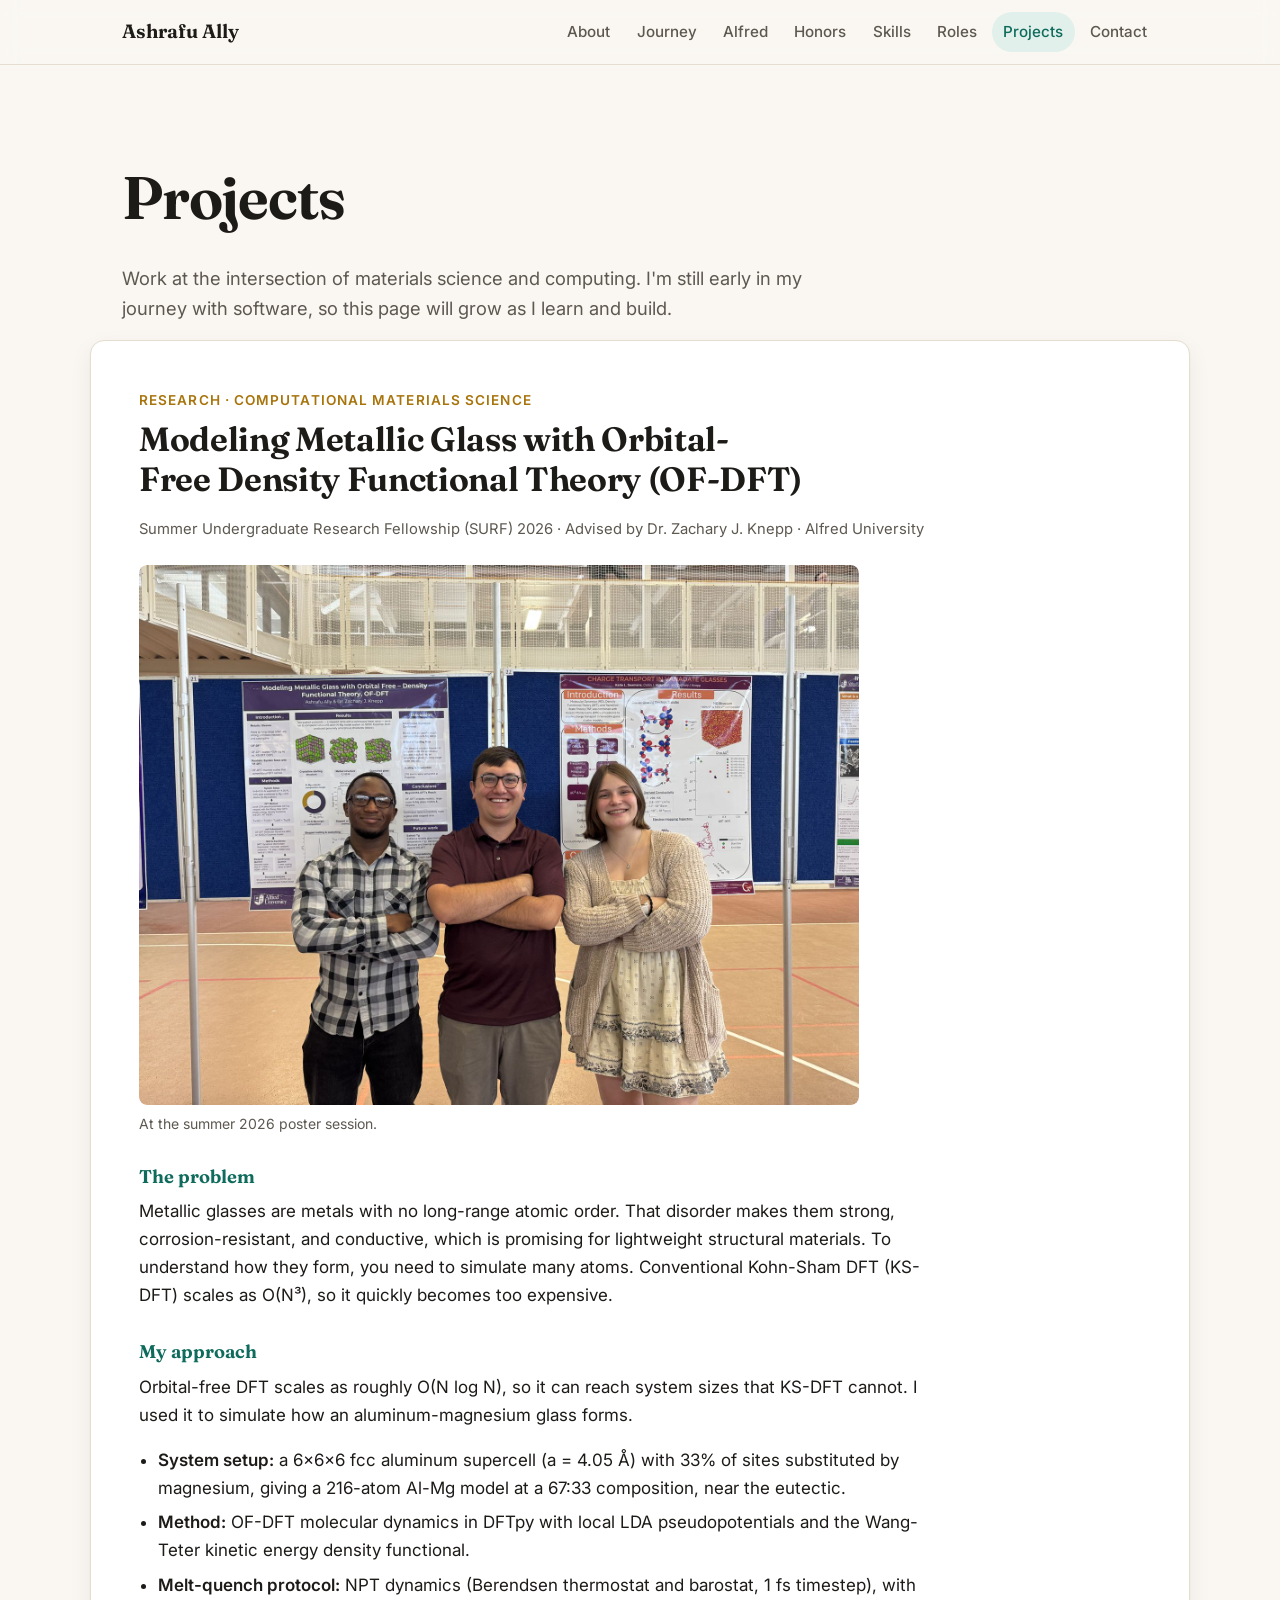
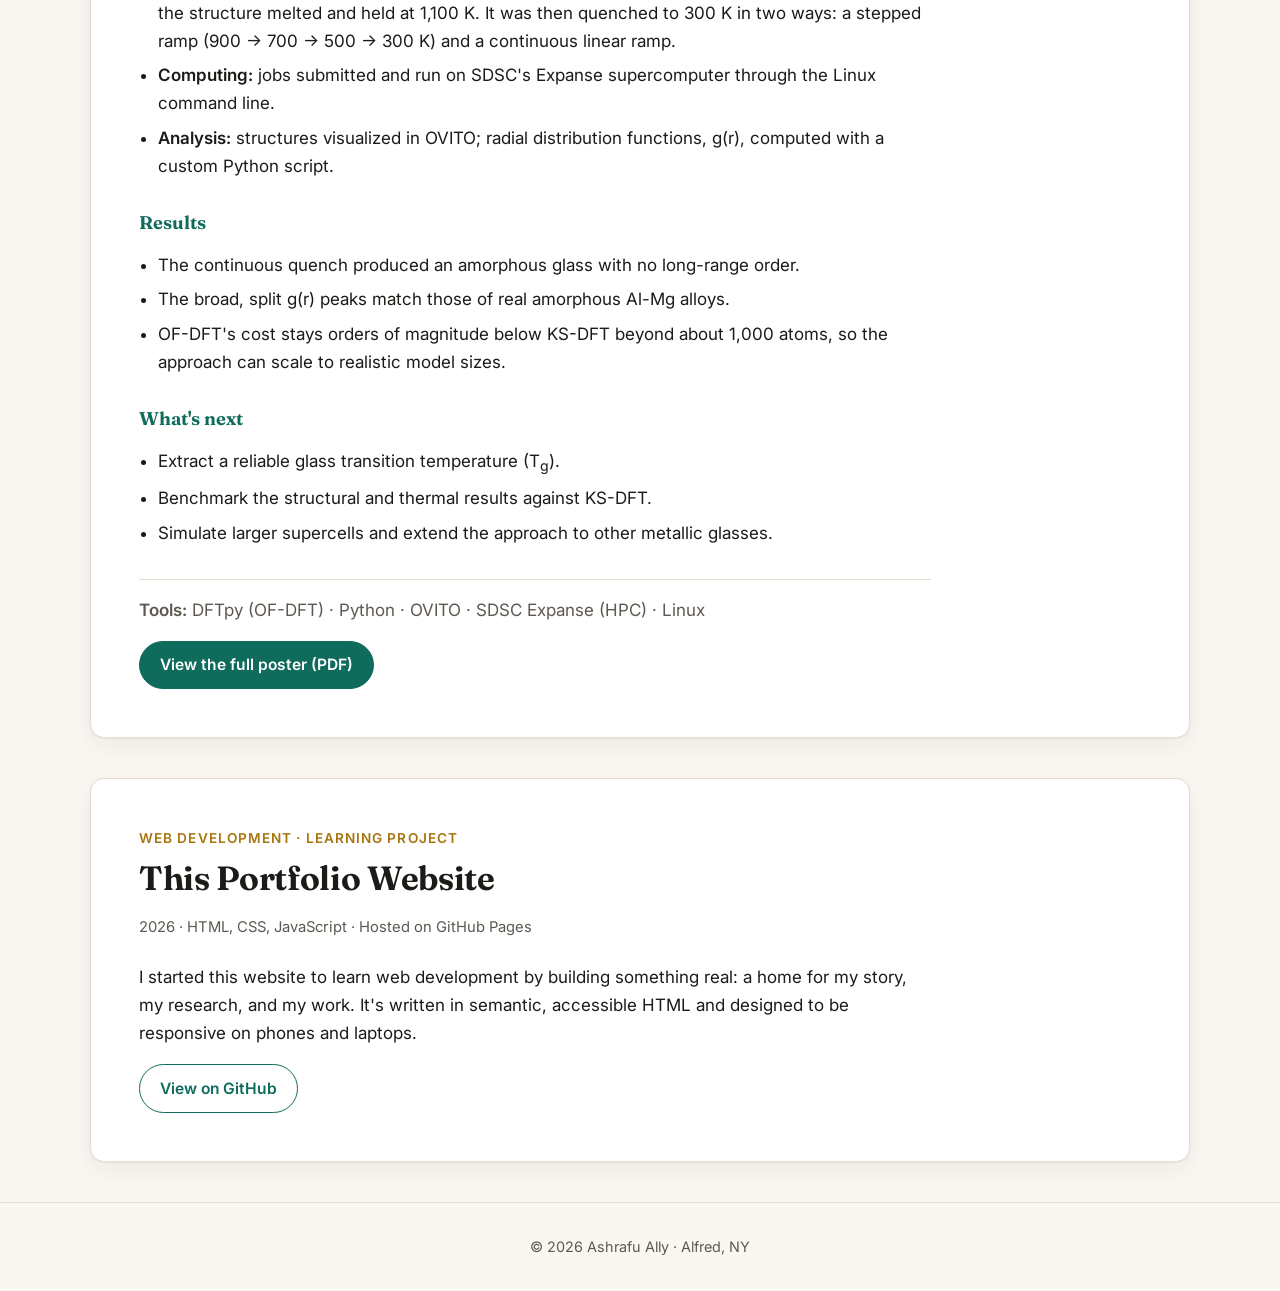
<file: projects.html>
<!DOCTYPE html>
<html lang="en">
<head>
  <meta charset="UTF-8">
  <meta name="viewport" content="width=device-width, initial-scale=1.0">
  <title>Projects | Ashrafu Ally</title>
  <meta name="description" content="Projects by Ashrafu Ally: computational materials research on metallic glasses, and this portfolio website.">
  <meta name="theme-color" content="#0f6b5c">
  <script>document.documentElement.classList.add("js");</script>
  <link rel="preconnect" href="https://fonts.googleapis.com">
  <link rel="preconnect" href="https://fonts.gstatic.com" crossorigin>
  <link rel="stylesheet" href="https://fonts.googleapis.com/css2?family=Fraunces:opsz,wght@9..144,500;9..144,650&family=Inter:wght@400;500;600&display=swap">
  <link rel="stylesheet" href="css/style.css">
</head>
<body>

  <a class="skip-link" href="#main">Skip to content</a>

  <!-- ============ SITE HEADER / NAVIGATION ============ -->
  <header class="site-header">
    <nav class="site-nav" aria-label="Primary">
      <a class="brand" href="index.html">Ashrafu Ally</a>
      <button class="nav-toggle" aria-expanded="false" aria-controls="nav-links">Menu</button>
      <ul id="nav-links" class="nav-links">
        <li><a href="index.html#about">About</a></li>
        <li><a href="index.html#journey">Journey</a></li>
        <li><a href="index.html#alfred">Alfred</a></li>
        <li><a href="index.html#honors">Honors</a></li>
        <li><a href="index.html#skills">Skills</a></li>
        <li><a href="index.html#roles">Roles</a></li>
        <li><a href="projects.html" aria-current="page">Projects</a></li>
        <li><a href="index.html#contact">Contact</a></li>
      </ul>
    </nav>
  </header>

  <main id="main">

    <section class="page-intro" aria-labelledby="projects-title">
      <h1 id="projects-title">Projects</h1>
      <p>
        Work at the intersection of materials science and computing. I'm still early in my
        journey with software, so this page will grow as I learn and build.
      </p>
    </section>

    <!-- ============ PROJECT 1: RESEARCH ============ -->
    <article class="project" id="metallic-glass">
      <header>
        <p class="project-type">Research · Computational Materials Science</p>
        <h2>Modeling Metallic Glass with Orbital-Free Density Functional Theory (OF-DFT)</h2>
        <p class="meta">Summer Undergraduate Research Fellowship (SURF) 2026 · Advised by Dr. Zachary J. Knepp · Alfred University</p>
      </header>

      <figure>
        <img src="assets/images/web/summer_26_research_with_Katie.jpg"
             alt="Ashrafu with two fellow student researchers in front of research posters, including his poster on modeling metallic glass with OF-DFT" loading="lazy">
        <figcaption>At the summer 2026 poster session.</figcaption>
      </figure>

      <h3>The problem</h3>
      <p>
        Metallic glasses are metals with no long-range atomic order. That disorder makes them
        strong, corrosion-resistant, and conductive, which is promising for lightweight structural
        materials. To understand how they form, you need to simulate many atoms. Conventional
        Kohn-Sham DFT (KS-DFT) scales as O(N³), so it quickly becomes too expensive.
      </p>

      <h3>My approach</h3>
      <p>
        Orbital-free DFT scales as roughly O(N log N), so it can reach system sizes that KS-DFT
        cannot. I used it to simulate how an aluminum-magnesium glass forms.
      </p>
      <ul>
        <li><strong>System setup:</strong> a 6×6×6 fcc aluminum supercell (a = 4.05 Å) with 33% of sites
            substituted by magnesium, giving a 216-atom Al-Mg model at a 67:33 composition, near the eutectic.</li>
        <li><strong>Method:</strong> OF-DFT molecular dynamics in DFTpy with local LDA pseudopotentials
            and the Wang-Teter kinetic energy density functional.</li>
        <li><strong>Melt-quench protocol:</strong> NPT dynamics (Berendsen thermostat and barostat,
            1 fs timestep), with the structure melted and held at 1,100 K. It was then quenched to
            300 K in two ways: a stepped ramp (900 → 700 → 500 → 300 K) and a continuous linear ramp.</li>
        <li><strong>Computing:</strong> jobs submitted and run on SDSC's Expanse supercomputer through
            the Linux command line.</li>
        <li><strong>Analysis:</strong> structures visualized in OVITO; radial distribution functions,
            g(r), computed with a custom Python script.</li>
      </ul>

      <h3>Results</h3>
      <ul>
        <li>The continuous quench produced an amorphous glass with no long-range order.</li>
        <li>The broad, split g(r) peaks match those of real amorphous Al-Mg alloys.</li>
        <li>OF-DFT's cost stays orders of magnitude below KS-DFT beyond about 1,000 atoms, so the
            approach can scale to realistic model sizes.</li>
      </ul>

      <h3>What's next</h3>
      <ul>
        <li>Extract a reliable glass transition temperature (T<sub>g</sub>).</li>
        <li>Benchmark the structural and thermal results against KS-DFT.</li>
        <li>Simulate larger supercells and extend the approach to other metallic glasses.</li>
      </ul>

      <p class="tools"><strong>Tools:</strong> DFTpy (OF-DFT) · Python · OVITO · SDSC Expanse (HPC) · Linux</p>
      <p>
        <a class="btn btn-primary" href="assets/documents/Ashrafu_poster.pdf" target="_blank" rel="noopener">View the full poster (PDF)</a>
      </p>
    </article>

    <!-- ============ PROJECT 2: THIS WEBSITE ============ -->
    <article class="project" id="portfolio-site">
      <header>
        <p class="project-type">Web Development · Learning Project</p>
        <h2>This Portfolio Website</h2>
        <p class="meta">2026 · HTML, CSS, JavaScript · Hosted on GitHub Pages</p>
      </header>
      <p>
        I started this website to learn web development by building something real: a home for
        my story, my research, and my work. It's written in semantic, accessible HTML and
        designed to be responsive on phones and laptops.
      </p>
      <p>
        <a class="btn btn-secondary" href="https://github.com/Ashrafu-Ally" target="_blank" rel="noopener">View on GitHub</a>
      </p>
    </article>

  </main>

  <footer class="site-footer">
    <p>&copy; <span id="year">2026</span> Ashrafu Ally · Alfred, NY</p>
  </footer>

  <script src="js/main.js"></script>
</body>
</html>
</file>
<file: css/style.css>
/* =========================================================
   Ashrafu Ally — Portfolio stylesheet
   Palette: deep green + gold (a nod to the Tanzanian flag)
   on warm paper. Dark mode follows the system setting.
   ========================================================= */

/* ---------- Design tokens ---------- */
:root {
  --bg: #faf7f2;
  --bg-alt: #f2ede4;
  --surface: #ffffff;
  --text: #1d1b18;
  --muted: #5d5850;
  --line: #e4ddd0;
  --accent: #0f6b5c;
  --accent-hover: #0b5548;
  --accent-ink: #ffffff;
  --accent-soft: #e2f0ec;
  --gold: #a8740c;
  --gold-soft: #fbf0d9;
  --shadow: 0 1px 2px rgb(29 27 24 / 0.05), 0 8px 24px rgb(29 27 24 / 0.06);

  --font-body: "Inter", system-ui, -apple-system, "Segoe UI", Roboto, sans-serif;
  --font-display: "Fraunces", Georgia, "Times New Roman", serif;

  --radius: 14px;
  --radius-sm: 8px;
  --max: 1100px;
  --gutter: clamp(16px, 4vw, 32px);
  --header-h: 64px;

  color-scheme: light dark;
}

@media (prefers-color-scheme: dark) {
  :root {
    --bg: #121513;
    --bg-alt: #171b19;
    --surface: #1d211f;
    --text: #ecebe6;
    --muted: #a9a89f;
    --line: #2f3431;
    --accent: #4fc2a8;
    --accent-hover: #6fd4bd;
    --accent-ink: #0b1a16;
    --accent-soft: #1c2d29;
    --gold: #e6b64c;
    --gold-soft: #2c2616;
    --shadow: 0 1px 2px rgb(0 0 0 / 0.3), 0 8px 24px rgb(0 0 0 / 0.25);
  }
}

/* ---------- Base ---------- */
*,
*::before,
*::after { box-sizing: border-box; }

html {
  scroll-behavior: smooth;
  scroll-padding-top: calc(var(--header-h) + 12px);
  -webkit-text-size-adjust: 100%;
}

body {
  margin: 0;
  background: var(--bg);
  color: var(--text);
  font-family: var(--font-body);
  font-size: 1.0625rem;
  line-height: 1.65;
  overflow-x: clip;
}

img, video { max-width: 100%; height: auto; display: block; }

h1, h2, h3, h4 {
  font-family: var(--font-display);
  font-weight: 650;
  line-height: 1.2;
  margin: 0 0 0.5em;
  text-wrap: balance;
}
h1 { font-size: clamp(2.4rem, 6vw, 3.75rem); letter-spacing: -0.02em; }
h2 { font-size: clamp(1.75rem, 4vw, 2.5rem); letter-spacing: -0.01em; }
h3 { font-size: 1.3rem; }
h4 { font-size: 1.1rem; }

p { margin: 0 0 1em; }
p:last-child { margin-bottom: 0; }

a { color: var(--accent); text-underline-offset: 3px; }
a:hover { color: var(--accent-hover); }

:focus-visible {
  outline: 3px solid var(--gold);
  outline-offset: 3px;
  border-radius: 4px;
}

strong { font-weight: 600; }

/* ---------- Skip link ---------- */
.skip-link {
  position: absolute;
  left: 16px;
  top: -100px;
  z-index: 100;
  padding: 0.6rem 1rem;
  background: var(--accent);
  color: var(--accent-ink);
  border-radius: var(--radius-sm);
  font-weight: 600;
  text-decoration: none;
}
.skip-link:focus { top: 12px; color: var(--accent-ink); }

/* ---------- Header / navigation ---------- */
.site-header {
  position: sticky;
  top: 0;
  z-index: 50;
  background: color-mix(in srgb, var(--bg) 88%, transparent);
  backdrop-filter: saturate(1.4) blur(10px);
  -webkit-backdrop-filter: saturate(1.4) blur(10px);
  border-bottom: 1px solid var(--line);
}

.site-nav {
  max-width: var(--max);
  margin: 0 auto;
  padding: 0 var(--gutter);
  min-height: var(--header-h);
  display: flex;
  align-items: center;
  justify-content: space-between;
  gap: 1rem;
  flex-wrap: wrap;
}

.brand {
  font-family: var(--font-display);
  font-weight: 650;
  font-size: 1.2rem;
  color: var(--text);
  text-decoration: none;
}
.brand:hover { color: var(--accent); }

.nav-links {
  list-style: none;
  margin: 0;
  padding: 0;
  display: flex;
  flex-wrap: wrap;
  gap: 0.25rem;
}

.nav-links a {
  display: block;
  padding: 0.45rem 0.7rem;
  border-radius: 999px;
  color: var(--muted);
  font-size: 0.95rem;
  font-weight: 500;
  text-decoration: none;
}
.nav-links a:hover,
.nav-links a[aria-current="page"] {
  color: var(--accent);
  background: var(--accent-soft);
}

.nav-toggle {
  display: none;
  font: inherit;
  font-size: 0.95rem;
  font-weight: 600;
  color: var(--text);
  background: var(--surface);
  border: 1px solid var(--line);
  border-radius: 999px;
  padding: 0.4rem 1rem;
  cursor: pointer;
}

/* Collapse the menu on smaller screens (only when JS can open it again). */
@media (max-width: 960px) {
  .js .nav-toggle { display: inline-block; }
  .js .nav-links {
    display: none;
    width: 100%;
    flex-direction: column;
    padding: 0.5rem 0 1rem;
  }
  .js .site-nav.is-open .nav-links { display: flex; }
  .nav-links a { border-radius: var(--radius-sm); padding: 0.7rem 0.8rem; }
}

/* ---------- Layout: sections ---------- */
main > section,
main > article {
  max-width: var(--max);
  margin: 0 auto;
  padding: clamp(3.5rem, 8vw, 6rem) var(--gutter);
}

/* Full-bleed tinted bands for alternating sections */
.journey,
.alfred,
.skills,
.contact {
  position: relative;
  isolation: isolate;
}
.journey::before,
.alfred::before,
.skills::before,
.contact::before {
  content: "";
  position: absolute;
  inset: 0 50%;
  margin: 0 -50vw;
  background: var(--bg-alt);
  z-index: -1;
}

.section-intro {
  color: var(--muted);
  font-size: 1.125rem;
  max-width: 60ch;
  margin-bottom: 2.5rem;
}

/* ---------- Hero ---------- */
.hero {
  display: grid;
  grid-template-columns: minmax(220px, 340px) 1fr;
  gap: clamp(2rem, 6vw, 4.5rem);
  align-items: center;
}

.hero-photo {
  width: 100%;
  aspect-ratio: 590 / 800;
  object-fit: cover;
  border-radius: 24px;
  box-shadow: var(--shadow);
  outline: 1px solid var(--line);
  outline-offset: 8px;
}

.eyebrow {
  color: var(--accent);
  font-weight: 600;
  font-size: 0.9rem;
  letter-spacing: 0.08em;
  text-transform: uppercase;
  margin-bottom: 0.75rem;
}

.tagline {
  font-size: 1.2rem;
  color: var(--muted);
  max-width: 58ch;
}

.seeking {
  display: inline-block;
  background: var(--gold-soft);
  border-left: 4px solid var(--gold);
  border-radius: var(--radius-sm);
  padding: 0.75rem 1rem;
  max-width: 58ch;
}

.hero-roles {
  list-style: none;
  padding: 0;
  margin: 1.25rem 0 1.75rem;
  display: flex;
  flex-wrap: wrap;
  gap: 0.5rem;
}
.hero-roles li {
  font-size: 0.875rem;
  font-weight: 500;
  padding: 0.35rem 0.8rem;
  border-radius: 999px;
  background: var(--accent-soft);
  color: var(--accent);
}

.hero-actions { display: flex; flex-wrap: wrap; gap: 0.75rem; }

@media (max-width: 760px) {
  .hero { grid-template-columns: 1fr; text-align: left; }
  .hero-photo { max-width: 260px; }
}

/* ---------- Buttons ---------- */
.btn {
  display: inline-flex;
  align-items: center;
  justify-content: center;
  min-height: 44px;
  padding: 0.65rem 1.25rem;
  border-radius: 999px;
  font-weight: 600;
  font-size: 0.975rem;
  text-decoration: none;
  border: 1.5px solid var(--accent);
  transition: background-color 0.15s, color 0.15s, transform 0.15s;
}
.btn:hover { transform: translateY(-1px); }
.btn-primary { background: var(--accent); color: var(--accent-ink); }
.btn-primary:hover { background: var(--accent-hover); border-color: var(--accent-hover); color: var(--accent-ink); }
.btn-secondary { background: transparent; color: var(--accent); }
.btn-secondary:hover { background: var(--accent-soft); }

/* ---------- About ---------- */
.about > p { max-width: 68ch; font-size: 1.125rem; }
.about h3 { margin-top: 2rem; font-size: 1.1rem; }

.languages {
  list-style: none;
  padding: 0;
  margin: 0;
  display: flex;
  flex-wrap: wrap;
  gap: 0.5rem;
}
.languages li {
  padding: 0.4rem 0.9rem;
  border: 1px solid var(--line);
  border-radius: 999px;
  background: var(--surface);
  font-size: 0.95rem;
}

/* ---------- Shared bits ---------- */
.role {
  color: var(--accent);
  font-weight: 600;
  font-size: 0.95rem;
  margin-bottom: 0.25rem;
}

.meta {
  color: var(--muted);
  font-size: 0.925rem;
}

.highlight {
  display: inline-block;
  margin-top: 0.4rem;
  padding: 0.25rem 0.75rem;
  border-radius: 10px;
  background: var(--gold-soft);
  color: var(--gold);
  font-weight: 600;
  font-size: 0.9rem;
}

.card {
  background: var(--surface);
  border: 1px solid var(--line);
  border-radius: var(--radius);
  padding: clamp(1.25rem, 3vw, 2rem);
  box-shadow: var(--shadow);
}
.card + .card { margin-top: 1.5rem; }
.card header { margin-bottom: 1rem; }
.card ul { padding-left: 1.2rem; }
.card li + li { margin-top: 0.35rem; }

/* ---------- Journey timeline ---------- */
.timeline {
  list-style: none;
  margin: 0;
  padding: 0;
  position: relative;
}
.timeline::before {
  content: "";
  position: absolute;
  left: 11px;
  top: 8px;
  bottom: 8px;
  width: 2px;
  background: linear-gradient(var(--accent), var(--gold));
  opacity: 0.5;
}

.timeline-item {
  position: relative;
  padding-left: 48px;
}
.timeline-item + .timeline-item { margin-top: 2rem; }

.timeline-item::before {
  content: "";
  position: absolute;
  left: 3px;
  top: 1.75rem;
  width: 18px;
  height: 18px;
  border-radius: 50%;
  background: var(--bg-alt);
  border: 4px solid var(--accent);
}

.timeline-item > article {
  background: var(--surface);
  border: 1px solid var(--line);
  border-radius: var(--radius);
  padding: clamp(1.25rem, 3vw, 2rem);
  box-shadow: var(--shadow);
}
.timeline-item header { margin-bottom: 1rem; }

@media (max-width: 600px) {
  .timeline::before { left: 7px; }
  .timeline-item { padding-left: 28px; }
  .timeline-item::before { left: 0; width: 16px; height: 16px; border-width: 3px; }
  .timeline-item > article { padding: 1.1rem; }
}

.timeline-date {
  color: var(--gold);
  font-weight: 600;
  font-size: 0.875rem;
  letter-spacing: 0.06em;
  text-transform: uppercase;
  margin-bottom: 0.35rem;
}

.timeline-item article > p,
.timeline-item article > ul { max-width: 70ch; }

/* Single figures inside a timeline entry */
.timeline-item article > figure { max-width: 560px; }
.timeline-item article > figure:not(.video) img,
.card > figure img {
  width: auto;
  max-height: 460px;
}

.testimonial {
  margin: 1.5rem 0;
  padding: 1rem 1.25rem;
  border-left: 4px solid var(--accent);
  background: var(--accent-soft);
  border-radius: 0 var(--radius-sm) var(--radius-sm) 0;
  font-style: italic;
}
.testimonial footer {
  margin-top: 0.5rem;
  font-style: normal;
  font-size: 0.9rem;
  color: var(--muted);
}

.talk-points { padding-left: 1.2rem; margin: 1rem 0 1.25rem; }
.talk-points li + li { margin-top: 0.75rem; }

.cost-list {
  list-style: none;
  padding: 0;
  display: flex;
  flex-wrap: wrap;
  gap: 0.5rem;
}
.cost-list li {
  padding: 0.4rem 0.9rem;
  border: 1px dashed var(--line);
  border-radius: var(--radius-sm);
  font-size: 0.95rem;
  font-variant-numeric: tabular-nums;
}

.thank-you {
  margin-top: 1.5rem;
  padding: 1rem 1.25rem;
  background: var(--gold-soft);
  border-radius: var(--radius-sm);
  font-family: var(--font-display);
  font-size: 1.1rem;
}

/* ---------- Figures & galleries ---------- */
figure { margin: 1.5rem 0 0; }

figure img,
figure video {
  width: 100%;
  border-radius: var(--radius-sm);
  background: var(--bg-alt);
}

figcaption {
  margin-top: 0.5rem;
  color: var(--muted);
  font-size: 0.875rem;
  line-height: 1.5;
}

.gallery {
  display: grid;
  grid-template-columns: repeat(auto-fill, minmax(180px, 1fr));
  gap: 1rem;
  margin-top: 1.5rem;
}
.gallery figure { margin: 0; }
.gallery img {
  aspect-ratio: 4 / 3;
  object-fit: cover;
}

.video video { aspect-ratio: 16 / 9; background: #000; }
.timeline-item article > figure.video { max-width: 720px; }

/* Click-to-enlarge (buttons are added by main.js) */
.zoom {
  display: block;
  width: 100%;
  padding: 0;
  border: 0;
  background: none;
  cursor: zoom-in;
  border-radius: var(--radius-sm);
  overflow: hidden;
}
.zoom img { transition: transform 0.3s ease; }
.zoom:hover img { transform: scale(1.03); }

.lightbox {
  border: 0;
  padding: 0;
  background: transparent;
  max-width: min(94vw, 1200px);
  max-height: 94vh;
}
.lightbox::backdrop { background: rgb(0 0 0 / 0.85); }
.lightbox img {
  max-height: 82vh;
  width: auto;
  margin: 0 auto;
  border-radius: var(--radius-sm);
}
.lightbox p {
  color: #f1f0ea;
  text-align: center;
  font-size: 0.95rem;
  margin: 0.75rem auto 0;
  max-width: 70ch;
}
.lightbox-close {
  position: fixed;
  top: 16px;
  right: 16px;
  min-width: 44px;
  min-height: 44px;
  font: inherit;
  font-weight: 600;
  color: #fff;
  background: rgb(255 255 255 / 0.15);
  border: 1px solid rgb(255 255 255 / 0.3);
  border-radius: 999px;
  padding: 0 1rem;
  cursor: pointer;
}

/* ---------- People who believed in me ---------- */
.quote-grid {
  display: grid;
  grid-template-columns: repeat(auto-fit, minmax(280px, 1fr));
  gap: 1.5rem;
}
.quote-card {
  margin: 0;
  background: var(--surface);
  border: 1px solid var(--line);
  border-radius: var(--radius);
  padding: clamp(1.5rem, 3vw, 2.25rem);
  box-shadow: var(--shadow);
  position: relative;
}
.quote-card blockquote { margin: 0 0 1.25rem; }
.quote-card blockquote p:first-child {
  font-family: var(--font-display);
  font-size: clamp(1.35rem, 3vw, 1.7rem);
  line-height: 1.3;
  color: var(--accent);
  margin-bottom: 0.5rem;
}
.quote-card .translation { color: var(--muted); font-style: italic; }
.quote-card figcaption { font-size: 0.95rem; }
.quote-card figcaption strong { color: var(--text); }

/* ---------- Life at Alfred ---------- */
.poster-summary {
  margin-top: 1.5rem;
  padding: 1.25rem 1.5rem;
  border-radius: var(--radius-sm);
  background: var(--accent-soft);
}
.poster-summary h4 { color: var(--accent); }

/* ---------- Honors ---------- */
.honors-list {
  list-style: none;
  padding: 0;
  margin: 0;
  display: grid;
  grid-template-columns: repeat(auto-fit, minmax(300px, 1fr));
  gap: 1rem;
}
.honors-list li {
  position: relative;
  padding: 1rem 1.25rem 1rem 3rem;
  background: var(--surface);
  border: 1px solid var(--line);
  border-radius: var(--radius-sm);
}
.honors-list li::before {
  content: "★";
  position: absolute;
  left: 1.1rem;
  top: 0.95rem;
  color: var(--gold);
}

/* ---------- Skills ---------- */
.skill-grid {
  display: grid;
  grid-template-columns: repeat(auto-fit, minmax(240px, 1fr));
  gap: 1.5rem;
}
.skill-grid h3 { font-size: 1.05rem; }
.skill-grid ul {
  list-style: none;
  padding: 0;
  margin: 0;
  display: flex;
  flex-wrap: wrap;
  gap: 0.4rem;
}
.skill-grid li {
  padding: 0.3rem 0.75rem;
  border-radius: 999px;
  background: var(--surface);
  border: 1px solid var(--line);
  font-size: 0.9rem;
}

/* ---------- Roles ---------- */
.role-grid {
  display: grid;
  grid-template-columns: repeat(auto-fit, minmax(280px, 1fr));
  gap: 1.5rem;
}
.role-grid .card + .card { margin-top: 0; }
.role-grid .card { border-top: 4px solid var(--accent); }
.role-grid h3 { font-size: 1.15rem; }

/* ---------- Contact ---------- */
.contact { text-align: center; }
.contact > p { max-width: 60ch; margin-left: auto; margin-right: auto; }
.contact-links {
  list-style: none;
  padding: 0;
  margin: 2rem 0 0;
  display: flex;
  flex-wrap: wrap;
  justify-content: center;
  gap: 0.75rem;
}
.contact-links a {
  display: inline-flex;
  align-items: center;
  min-height: 44px;
  padding: 0.6rem 1.2rem;
  border-radius: 999px;
  border: 1.5px solid var(--accent);
  font-weight: 600;
  text-decoration: none;
  overflow-wrap: anywhere;
}
.contact-links a:hover { background: var(--accent-soft); }

/* ---------- Footer ---------- */
.site-footer {
  border-top: 1px solid var(--line);
  padding: 2rem var(--gutter);
  text-align: center;
  color: var(--muted);
  font-size: 0.9rem;
}

/* ---------- Projects page ---------- */
.page-intro { padding-bottom: 1rem; }
.page-intro p { color: var(--muted); font-size: 1.15rem; max-width: 62ch; }

main > .project {
  background: var(--surface);
  border: 1px solid var(--line);
  border-radius: var(--radius);
  box-shadow: var(--shadow);
  padding: clamp(1.5rem, 4vw, 3rem);
  margin-bottom: 2.5rem;
  width: calc(100% - 2 * var(--gutter));
}
.project header { margin-bottom: 1.5rem; }
.project h2 { font-size: clamp(1.5rem, 3.5vw, 2.1rem); }
.project h3 { margin-top: 2rem; font-size: 1.15rem; color: var(--accent); }
.project > p,
.project > ul { max-width: 72ch; }
.project ul { padding-left: 1.2rem; }
.project li + li { margin-top: 0.4rem; }
.project > figure { max-width: 720px; }
.project-type {
  color: var(--gold);
  font-weight: 600;
  font-size: 0.85rem;
  letter-spacing: 0.08em;
  text-transform: uppercase;
  margin-bottom: 0.5rem;
}
.tools {
  margin-top: 2rem;
  padding-top: 1rem;
  border-top: 1px solid var(--line);
  color: var(--muted);
}

/* ---------- Scroll reveal (only when JS is on and motion is OK) ---------- */
@media (prefers-reduced-motion: no-preference) {
  .js .reveal {
    opacity: 0;
    transform: translateY(16px);
    transition: opacity 0.6s ease, transform 0.6s ease;
  }
  .js .reveal.is-visible {
    opacity: 1;
    transform: none;
  }
}

@media (prefers-reduced-motion: reduce) {
  html { scroll-behavior: auto; }
  *, *::before, *::after { transition: none !important; }
}

/* ---------- Print ---------- */
@media print {
  .site-header, .skip-link, .hero-actions, video { display: none; }
  body { background: #fff; color: #000; }
  .journey::before, .alfred::before, .skills::before, .contact::before { display: none; }
}
</file>
